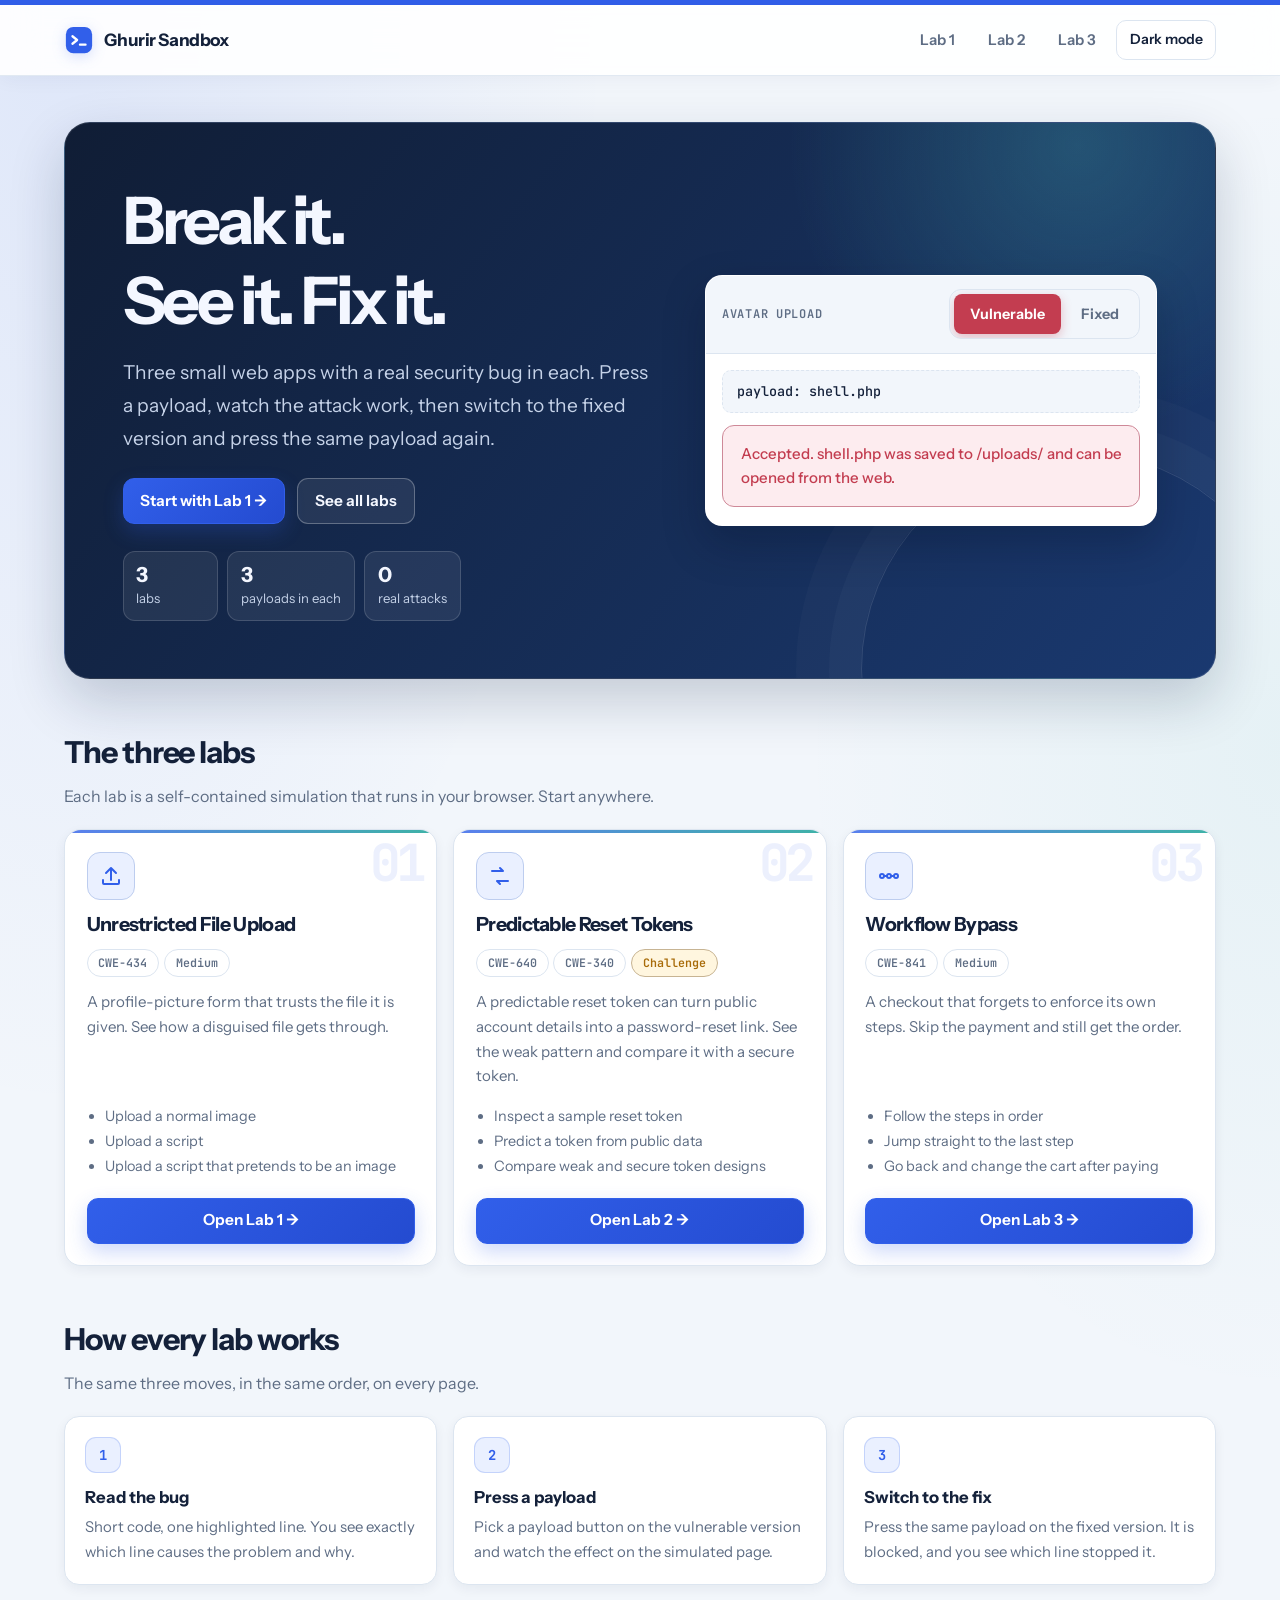
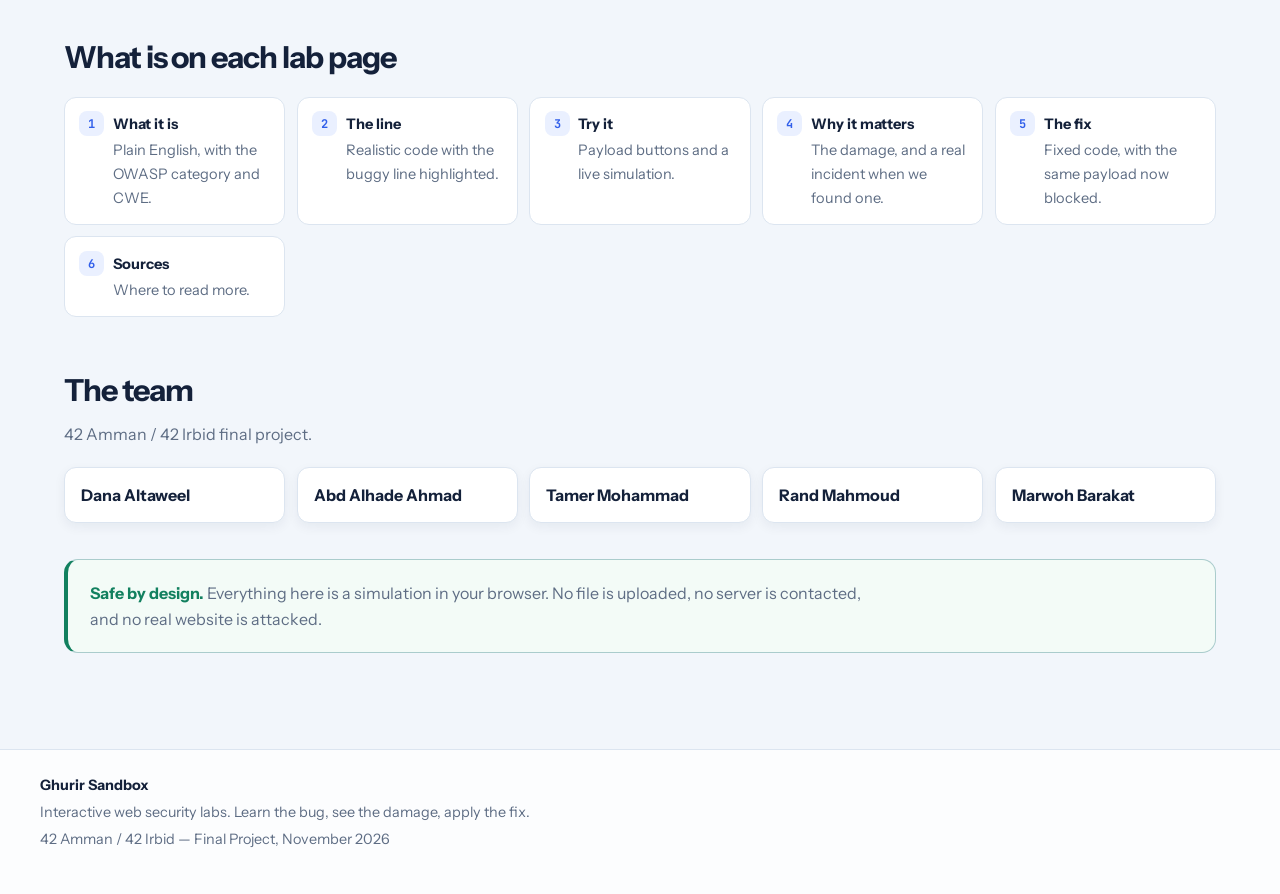
<file: index.html>
<!DOCTYPE html>
<html lang="en">
<head>
<meta charset="UTF-8">
<meta name="viewport" content="width=device-width, initial-scale=1">
<title>Ghurir Sandbox — Interactive Web Security Labs</title>
<meta name="description" content="Three hands-on labs: Unrestricted File Upload, Race Condition and Workflow Bypass. Press a payload, see the bug, switch to the fix.">

<link rel="preconnect" href="https://fonts.googleapis.com">
<link rel="preconnect" href="https://fonts.gstatic.com" crossorigin>
<link rel="stylesheet" href="https://fonts.googleapis.com/css2?family=Instrument+Sans:wght@400;500;600;700&family=JetBrains+Mono:wght@400;500;600&display=swap">
<link rel="stylesheet" href="assets/css/style.css">
</head>

<body>

<header class="nav">
  <div class="nav-in">
    <a class="brand" href="index.html" aria-label="Ghurir Sandbox home">
      <svg viewBox="0 0 32 32" fill="none" aria-hidden="true">
        <rect x="2" y="2" width="28" height="28" rx="8" fill="var(--accent)"/>
        <path d="M9 12l5 4-5 4M17 21h6" stroke="var(--accent-ink)" stroke-width="2.4" stroke-linecap="round" stroke-linejoin="round"/>
      </svg>
      Ghurir Sandbox
    </a>
    <a class="link" href="lab1.html">Lab 1</a>
    <a class="link" href="lab2.html">Lab 2</a>
    <a class="link" href="lab3.html">Lab 3</a>
    <button type="button" id="theme-toggle" class="theme-toggle" aria-label="Switch colour theme">Dark mode</button>
  </div>
</header>

<main class="wrap">

  <!-- HERO -->
  <section class="home-hero">
    <div>
      <h1>Break it. See it. Fix it.</h1>
      <p class="lead">
        Three small web apps with a real security bug in each.
        Press a payload, watch the attack work, then switch to the fixed
        version and press the same payload again.
      </p>

      <div class="hero-actions">
        <a class="btn primary" href="lab1.html">Start with Lab 1 →</a>
        <a class="btn" href="#labs">See all labs</a>
      </div>

      <div class="hero-meta">
        <div><strong>3</strong>labs</div>
        <div><strong>3</strong>payloads in each</div>
        <div><strong>0</strong>real attacks</div>
      </div>
    </div>

    <!-- Tiny live preview of the idea behind every lab -->
    <div class="mini-demo" aria-label="Preview of a lab">
      <div class="mini-demo-top">
        <span>avatar upload</span>
        <div class="switch" role="group" aria-label="Preview version">
          <button type="button" data-demo-mode="vulnerable" aria-pressed="true" data-mode="vulnerable" class="active">Vulnerable</button>
          <button type="button" data-demo-mode="fixed" aria-pressed="false" data-mode="fixed">Fixed</button>
        </div>
      </div>
      <div class="mini-demo-body">
        <div class="mini-payload">payload: shell.php</div>
        <div id="demo-result" class="result" aria-live="polite"></div>
      </div>
    </div>
  </section>

  <!-- LABS -->
  <section id="labs">
    <div class="section-head">
      <h2>The three labs</h2>
      <p>Each lab is a self-contained simulation that runs in your browser. Start anywhere.</p>
    </div>

    <div class="lab-grid">

      <article class="card lab-card">
        <div class="icon" aria-hidden="true">
          <svg viewBox="0 0 24 24" fill="none" stroke="currentColor" stroke-width="2" stroke-linecap="round" stroke-linejoin="round">
            <path d="M12 16V4M7 9l5-5 5 5"/><path d="M4 16v3a1 1 0 001 1h14a1 1 0 001-1v-3"/>
          </svg>
        </div>
        <h2>Unrestricted File Upload</h2>
        <div class="meta">
          <span class="tag">CWE-434</span>
          <span class="tag">Medium</span>
        </div>
        <p>A profile-picture form that trusts the file it is given. See how a disguised file gets through.</p>
        <ul>
          <li>Upload a normal image</li>
          <li>Upload a script</li>
          <li>Upload a script that pretends to be an image</li>
        </ul>
        <a class="btn primary" href="lab1.html">Open Lab 1 →</a>
      </article>

      <article class="card lab-card">
        <div class="icon" aria-hidden="true">
          <svg viewBox="0 0 24 24" fill="none" stroke="currentColor" stroke-width="2" stroke-linecap="round" stroke-linejoin="round">
            <path d="M4 7h11l-3-3M20 17H9l3 3"/>
          </svg>
        </div>
        <h2>Predictable Reset Tokens</h2>
        <div class="meta">
          <span class="tag">CWE-640</span><span class="tag">CWE-340</span>
          <span class="tag hard">Challenge</span>
        </div>
        <p>A predictable reset token can turn public account details into a password-reset link. See the weak pattern and compare it with a secure token.</p>
        <ul>
          <li>Inspect a sample reset token</li>
          <li>Predict a token from public data</li>
          <li>Compare weak and secure token designs</li>
        </ul>
        <a class="btn primary" href="lab2.html">Open Lab 2 →</a>
      </article>

      <article class="card lab-card">
        <div class="icon" aria-hidden="true">
          <svg viewBox="0 0 24 24" fill="none" stroke="currentColor" stroke-width="2" stroke-linecap="round" stroke-linejoin="round">
            <circle cx="5" cy="12" r="2"/><circle cx="12" cy="12" r="2"/><circle cx="19" cy="12" r="2"/>
            <path d="M7 12h3M14 12h3"/>
          </svg>
        </div>
        <h2>Workflow Bypass</h2>
        <div class="meta">
          <span class="tag">CWE-841</span>
          <span class="tag">Medium</span>
        </div>
        <p>A checkout that forgets to enforce its own steps. Skip the payment and still get the order.</p>
        <ul>
          <li>Follow the steps in order</li>
          <li>Jump straight to the last step</li>
          <li>Go back and change the cart after paying</li>
        </ul>
        <a class="btn primary" href="lab3.html">Open Lab 3 →</a>
      </article>

    </div>
  </section>

  <!-- HOW IT WORKS -->
  <section id="how-it-works">
    <div class="section-head">
      <h2>How every lab works</h2>
      <p>The same three moves, in the same order, on every page.</p>
    </div>

    <div class="how-grid">
      <article class="how-card">
        <span class="how-number">1</span>
        <h3>Read the bug</h3>
        <p>Short code, one highlighted line. You see exactly which line causes the problem and why.</p>
      </article>
      <article class="how-card">
        <span class="how-number">2</span>
        <h3>Press a payload</h3>
        <p>Pick a payload button on the vulnerable version and watch the effect on the simulated page.</p>
      </article>
      <article class="how-card">
        <span class="how-number">3</span>
        <h3>Switch to the fix</h3>
        <p>Press the same payload on the fixed version. It is blocked, and you see which line stopped it.</p>
      </article>
    </div>
  </section>

  <!-- ANATOMY OF A LAB -->
  <section>
    <div class="section-head">
      <h2>What is on each lab page</h2>
    </div>

    <ol class="anatomy">
      <li><strong>What it is</strong>Plain English, with the OWASP category and CWE.</li>
      <li><strong>The line</strong>Realistic code with the buggy line highlighted.</li>
      <li><strong>Try it</strong>Payload buttons and a live simulation.</li>
      <li><strong>Why it matters</strong>The damage, and a real incident when we found one.</li>
      <li><strong>The fix</strong>Fixed code, with the same payload now blocked.</li>
      <li><strong>Sources</strong>Where to read more.</li>
    </ol>
  </section>

  <!-- TEAM -->
  <section>
    <div class="section-head">
      <h2>The team</h2>
      <p>42 Amman / 42 Irbid final project.</p>
    </div>

    <div class="team">
      <div class="member"><strong>Dana Altaweel</strong></div>
      <div class="member"><strong>Abd Alhade Ahmad</strong></div>
      <div class="member"><strong>Tamer Mohammad</strong></div>
      <div class="member"><strong>Rand Mahmoud</strong></div>
      <div class="member"><strong>Marwoh Barakat</strong></div>
    </div>
  </section>

  <section class="home-note">
    <p>
      <strong>Safe by design.</strong>
      Everything here is a simulation in your browser. No file is uploaded,
      no server is contacted, and no real website is attacked.
    </p>
  </section>

</main>

<footer>
  <strong>Ghurir Sandbox</strong>
  <p>Interactive web security labs. Learn the bug, see the damage, apply the fix.</p>
  <p>42 Amman / 42 Irbid — Final Project, November 2026</p>
</footer>

<script src="assets/js/common.js"></script>
<script src="assets/js/home.js"></script>
</body>
</html>
</file>
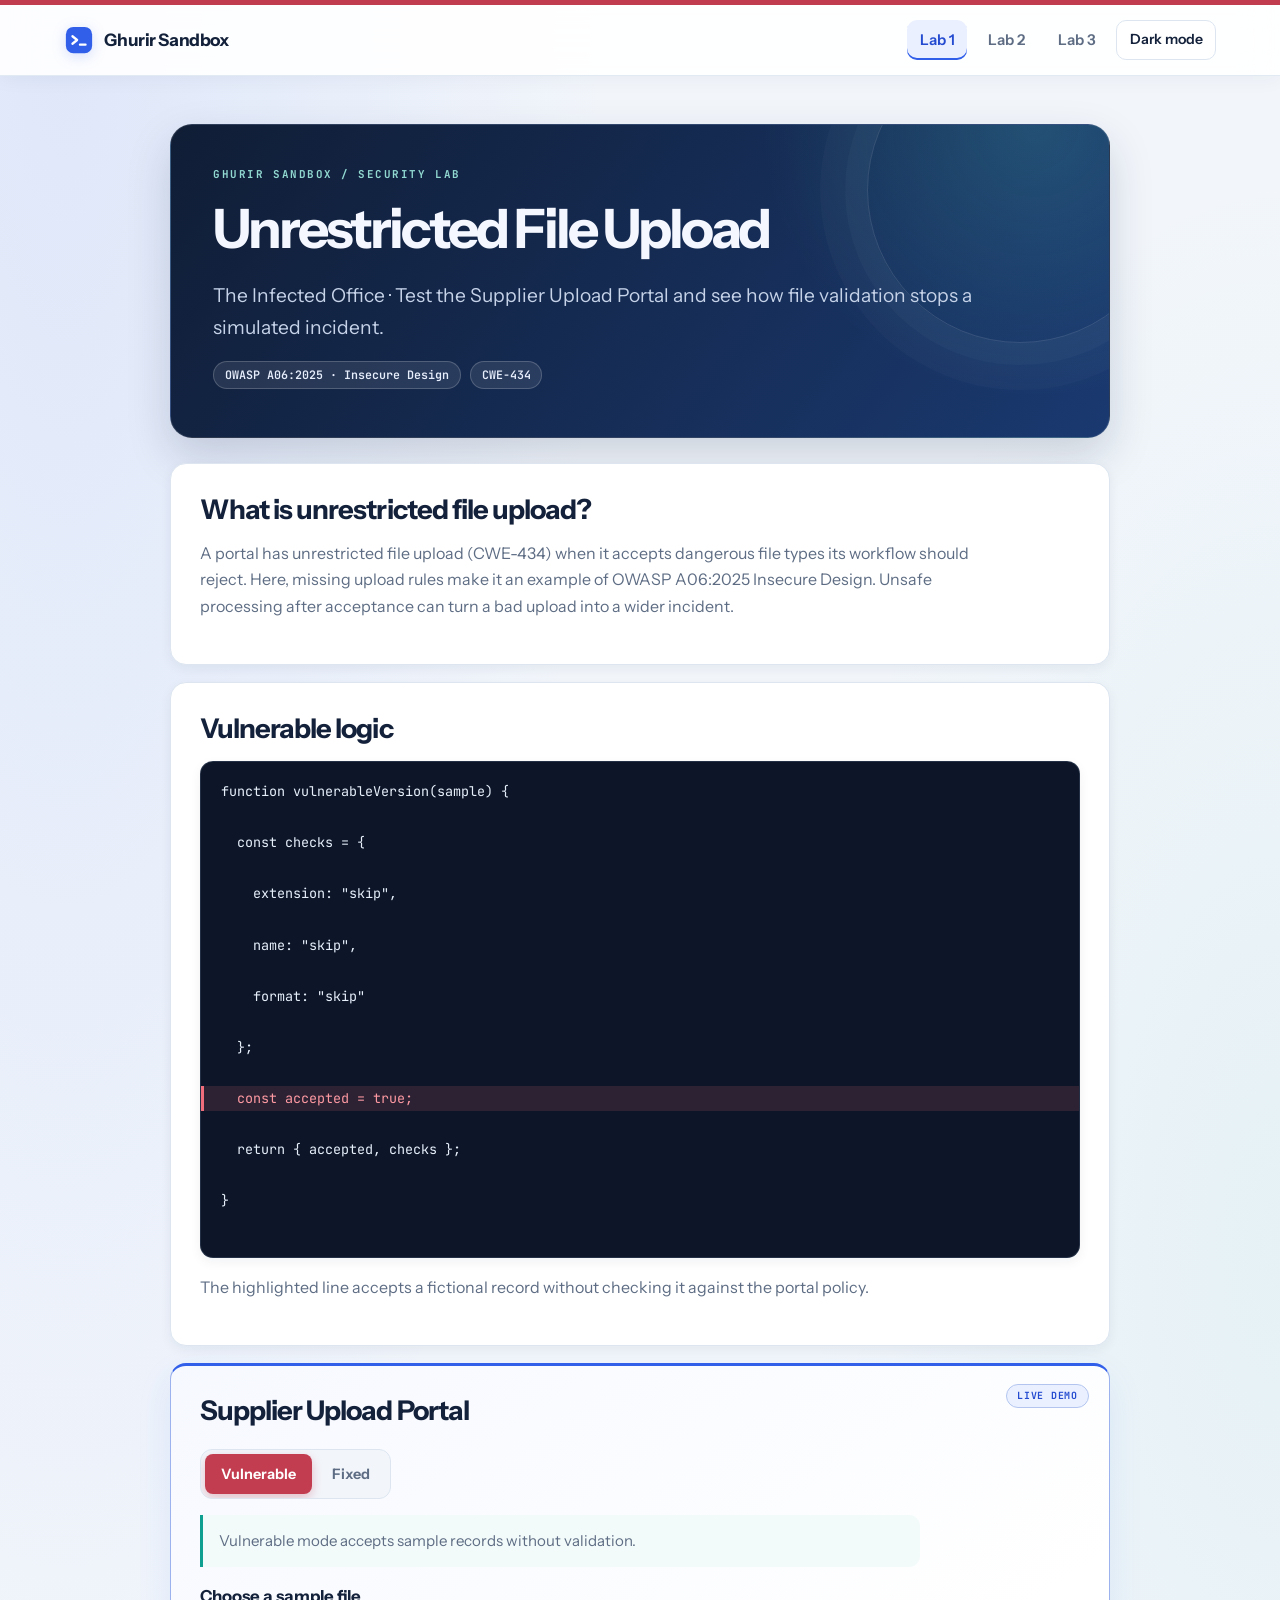
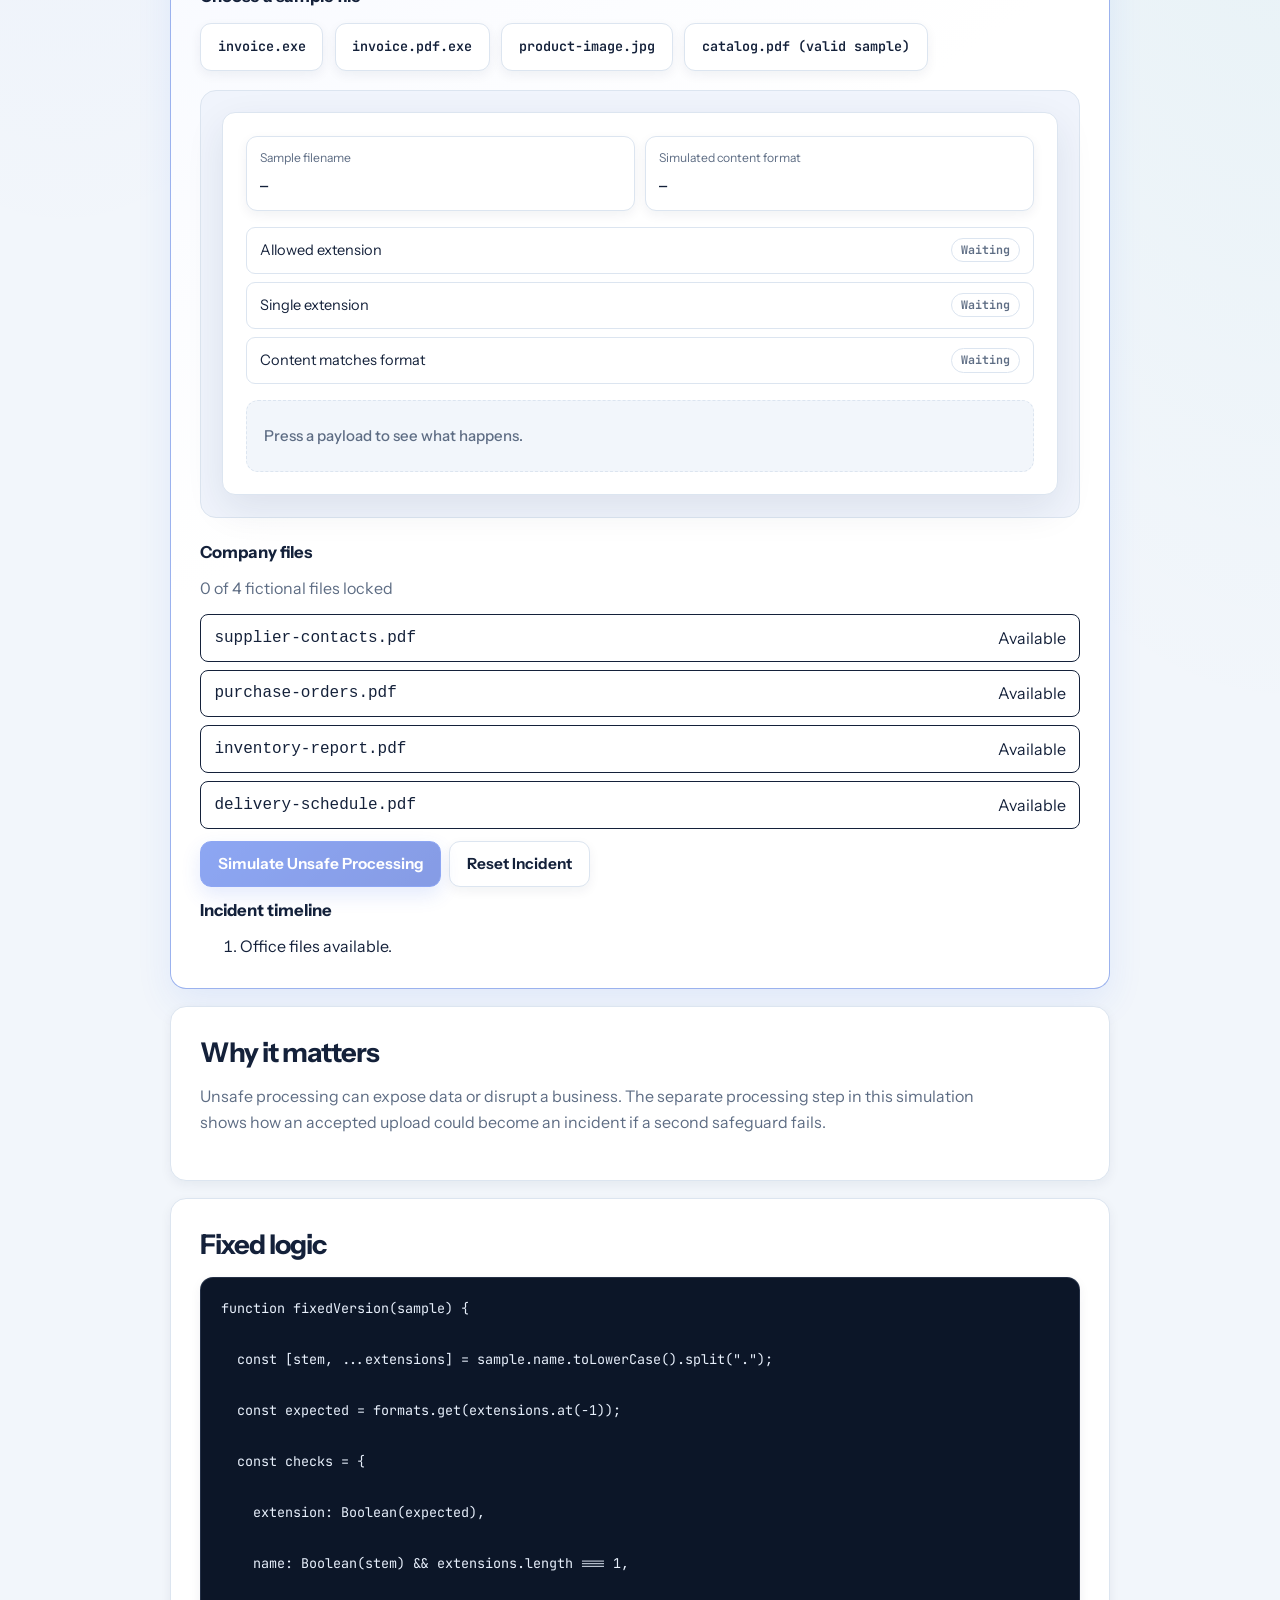
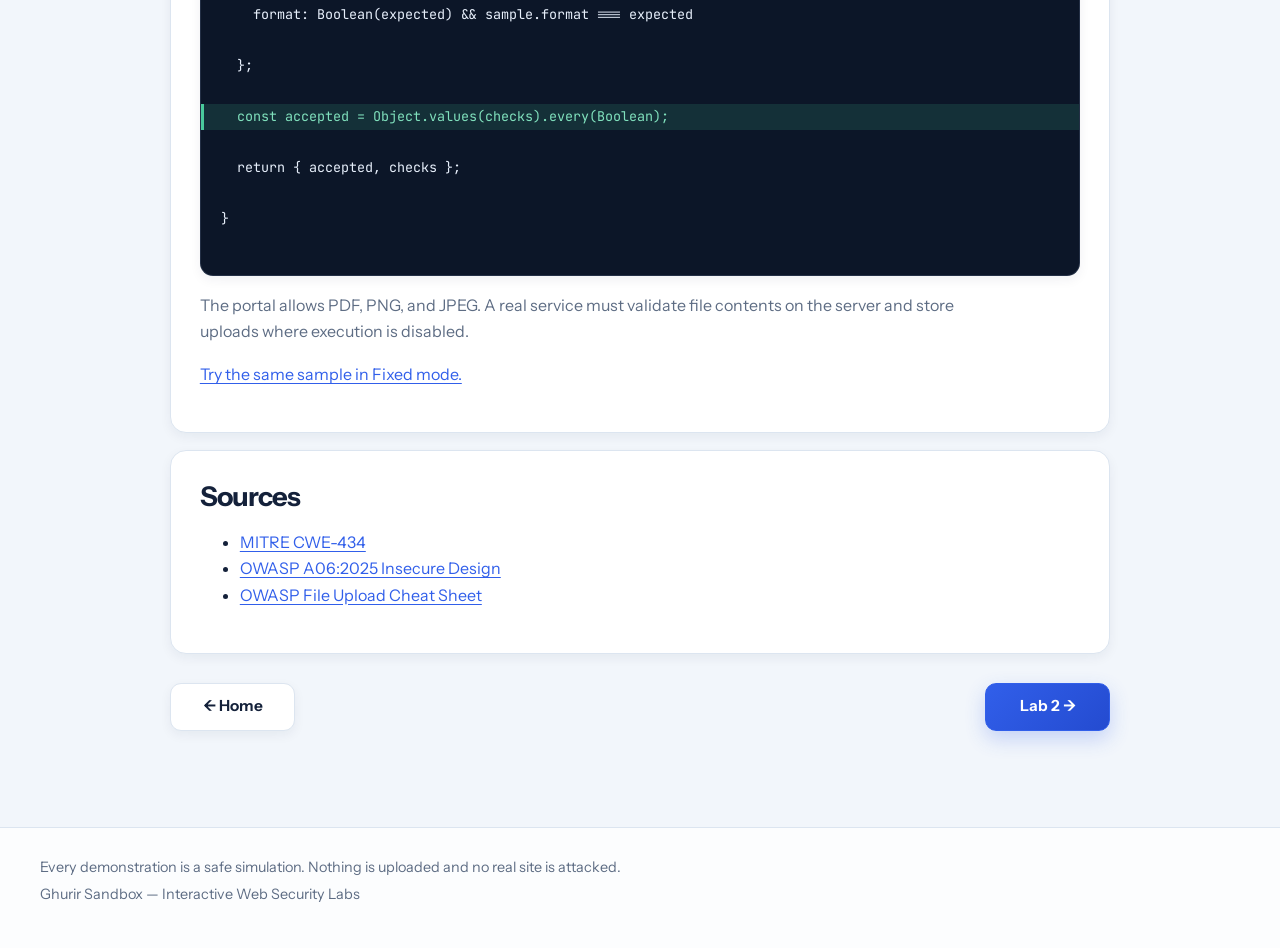
<file: lab1.html>
<!DOCTYPE html>
<html lang="en">
<head>
<meta charset="UTF-8">
<meta name="viewport" content="width=device-width, initial-scale=1">
<title>Lab 1 — Unrestricted File Upload | Ghurir Sandbox</title>

<link rel="preconnect" href="https://fonts.googleapis.com">
<link rel="preconnect" href="https://fonts.gstatic.com" crossorigin>
<link rel="stylesheet" href="https://fonts.googleapis.com/css2?family=Instrument+Sans:wght@400;500;600;700&family=JetBrains+Mono:wght@400;500;600&display=swap">
<link rel="stylesheet" href="assets/css/style.css">
<!-- Lab-only styles live here so teammates do not collide in git -->
<link rel="stylesheet" href="assets/css/lab1.css">
</head>

<body data-mode="vulnerable">

<header class="nav">
  <div class="nav-in">
    <a class="brand" href="index.html" aria-label="Ghurir Sandbox home">
      <svg viewBox="0 0 32 32" fill="none" aria-hidden="true">
        <rect x="2" y="2" width="28" height="28" rx="8" fill="var(--accent)"/>
        <path d="M9 12l5 4-5 4M17 21h6" stroke="var(--accent-ink)" stroke-width="2.4" stroke-linecap="round" stroke-linejoin="round"/>
      </svg>
      Ghurir Sandbox
    </a>
    <a class="link" href="lab1.html" aria-current="page">Lab 1</a>
    <a class="link" href="lab2.html">Lab 2</a>
    <a class="link" href="lab3.html">Lab 3</a>
    <button type="button" id="theme-toggle" class="theme-toggle" aria-label="Switch colour theme">Dark mode</button>
  </div>
</header>

<main class="wrap">
<div class="col">


  <div class="lab-head">
    <h1>Unrestricted File Upload</h1>
    <p class="lead">The Infected Office · Test the Supplier Upload Portal and see how file validation stops a simulated incident.</p>
    <span class="tag">OWASP A06:2025 · Insecure Design</span>
    <span class="tag">CWE-434</span>
  </div>

  <section class="sec" id="what">
    <h2>What is unrestricted file upload?</h2>
    <p>A portal has unrestricted file upload (CWE-434) when it accepts dangerous file types its workflow should reject. Here, missing upload rules make it an example of OWASP A06:2025 Insecure Design. Unsafe processing after acceptance can turn a bad upload into a wider incident.</p>
  </section>

  <section class="sec" id="line">
    <h2>Vulnerable logic</h2>
    <pre class="code" id="vulnerable-code"></pre>
    <p>The highlighted line accepts a fictional record without checking it against the portal policy.</p>
  </section>

  <section class="sec try" id="try">
    <h2>Supplier Upload Portal</h2>
    <div class="switch" role="group" aria-label="Upload policy">
      <button type="button" data-mode="vulnerable" aria-pressed="true">Vulnerable</button>
      <button type="button" data-mode="fixed" aria-pressed="false">Fixed</button>
    </div>
    <p class="why" id="mode-description"></p>

    <h3>Choose a sample file</h3>
    <div class="payloads">
      <button type="button" class="btn" data-payload="executable" aria-pressed="false">invoice.exe</button>
      <button type="button" class="btn" data-payload="doubleExtension" aria-pressed="false">invoice.pdf.exe</button>
      <button type="button" class="btn" data-payload="mismatch" aria-pressed="false">product-image.jpg</button>
      <button type="button" class="btn" data-payload="valid" aria-pressed="false">catalog.pdf (valid sample)</button>
    </div>
    <div class="simulation">
      <div class="sim-browser">
        <div class="sim-browser-content">
          <div class="file-card">
            <div><small>Sample filename</small><code id="up-filename">—</code></div>
            <div><small>Simulated content format</small><code id="up-format">—</code></div>
          </div>
          <ul class="checks">
            <li>Allowed extension <span class="pill" id="check-extension">Waiting</span></li>
            <li>Single extension <span class="pill" id="check-name">Waiting</span></li>
            <li>Content matches format <span class="pill" id="check-format">Waiting</span></li>
          </ul>
          <div id="result" class="result" role="status"></div>
        </div>
      </div>
    </div>

    <div class="office-panel">
      <h3>Company files</h3>
      <p id="incident-count" role="status"></p>
      <ul id="office-files" class="office-files">
        <li><code>supplier-contacts.pdf</code><span>Available</span></li>
        <li><code>purchase-orders.pdf</code><span>Available</span></li>
        <li><code>inventory-report.pdf</code><span>Available</span></li>
        <li><code>delivery-schedule.pdf</code><span>Available</span></li>
      </ul>
      <div class="office-actions">
        <button type="button" class="btn primary" id="simulate-processing" disabled>Simulate Unsafe Processing</button>
        <button type="button" class="btn" id="reset-incident">Reset Incident</button>
      </div>
      <div class="incident-warning" id="incident-warning" hidden>
        <strong>SIMULATED RANSOMWARE INCIDENT</strong>
        <p>Fictional ransom note: “Your office documents are locked. Contact the fictional sender to recover access.”</p>
      </div>
      <h3>Incident timeline</h3>
      <ol id="incident-timeline"></ol>
    </div>
  </section>

  <section class="sec" id="why">
    <h2>Why it matters</h2>
    <p>Unsafe processing can expose data or disrupt a business. The separate processing step in this simulation shows how an accepted upload could become an incident if a second safeguard fails.</p>
  </section>

  <section class="sec" id="fix">
    <h2>Fixed logic</h2>
    <pre class="code" id="fixed-code"></pre>
    <p>The portal allows PDF, PNG, and JPEG. A real service must validate file contents on the server and store uploads where execution is disabled.</p>
    <p><a href="#try">Try the same sample in Fixed mode.</a></p>
  </section>

  <section class="sec" id="sources">
    <h2>Sources</h2>
    <ul>
      <li><a href="https://cwe.mitre.org/data/definitions/434.html">MITRE CWE-434</a></li>
      <li><a href="https://top10.owasp.org/2025/A06_2025-Insecure_Design/">OWASP A06:2025 Insecure Design</a></li>
      <li><a href="https://cheatsheetseries.owasp.org/cheatsheets/File_Upload_Cheat_Sheet.html">OWASP File Upload Cheat Sheet</a></li>
    </ul>
  </section>

  <nav class="lab-pager" aria-label="Lab navigation">
    <a class="btn" href="index.html">← Home</a>
    <a class="btn primary" href="lab2.html">Lab 2 →</a>
  </nav>

</div>
</main>

<footer>
  <p>Every demonstration is a safe simulation. Nothing is uploaded and no real site is attacked.</p>
  <p>Ghurir Sandbox — Interactive Web Security Labs</p>
</footer>

<script src="assets/js/common.js"></script>
<script src="assets/js/lab1.js"></script>
</body>
</html>
</file>
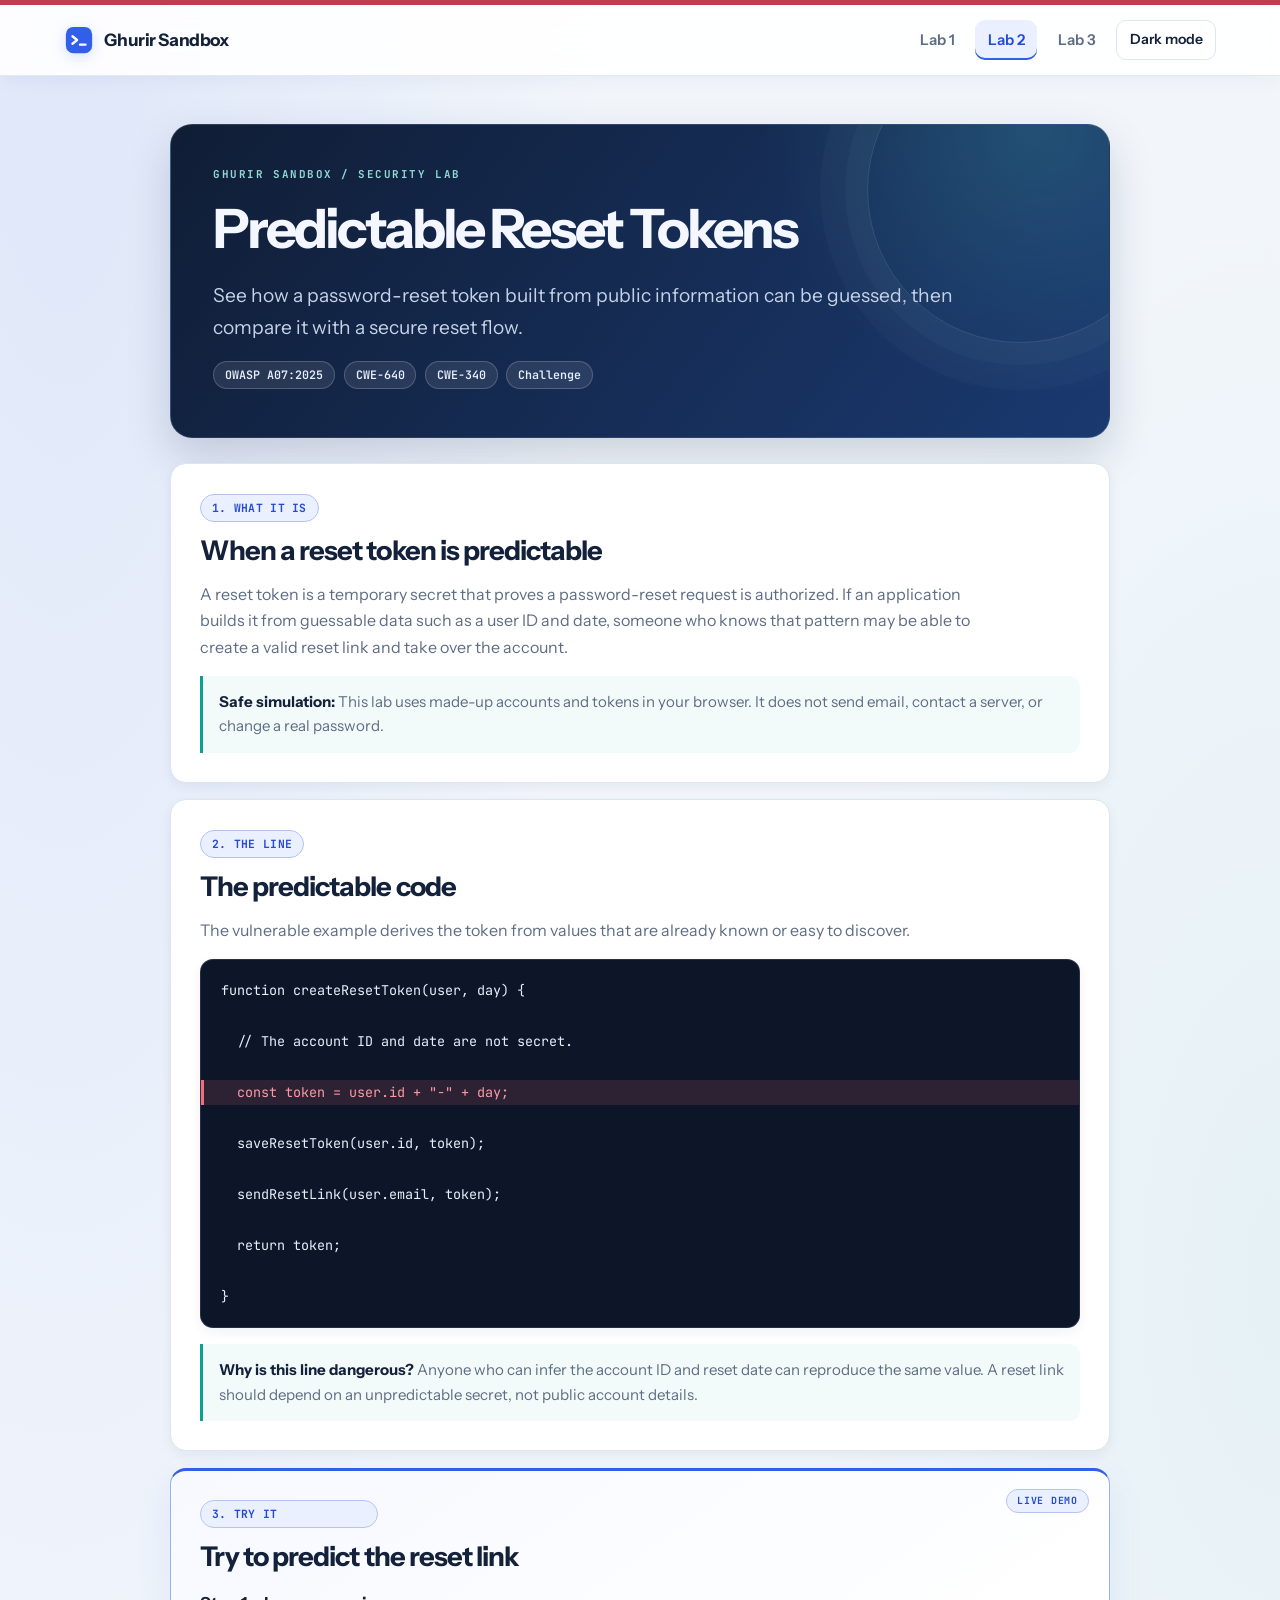
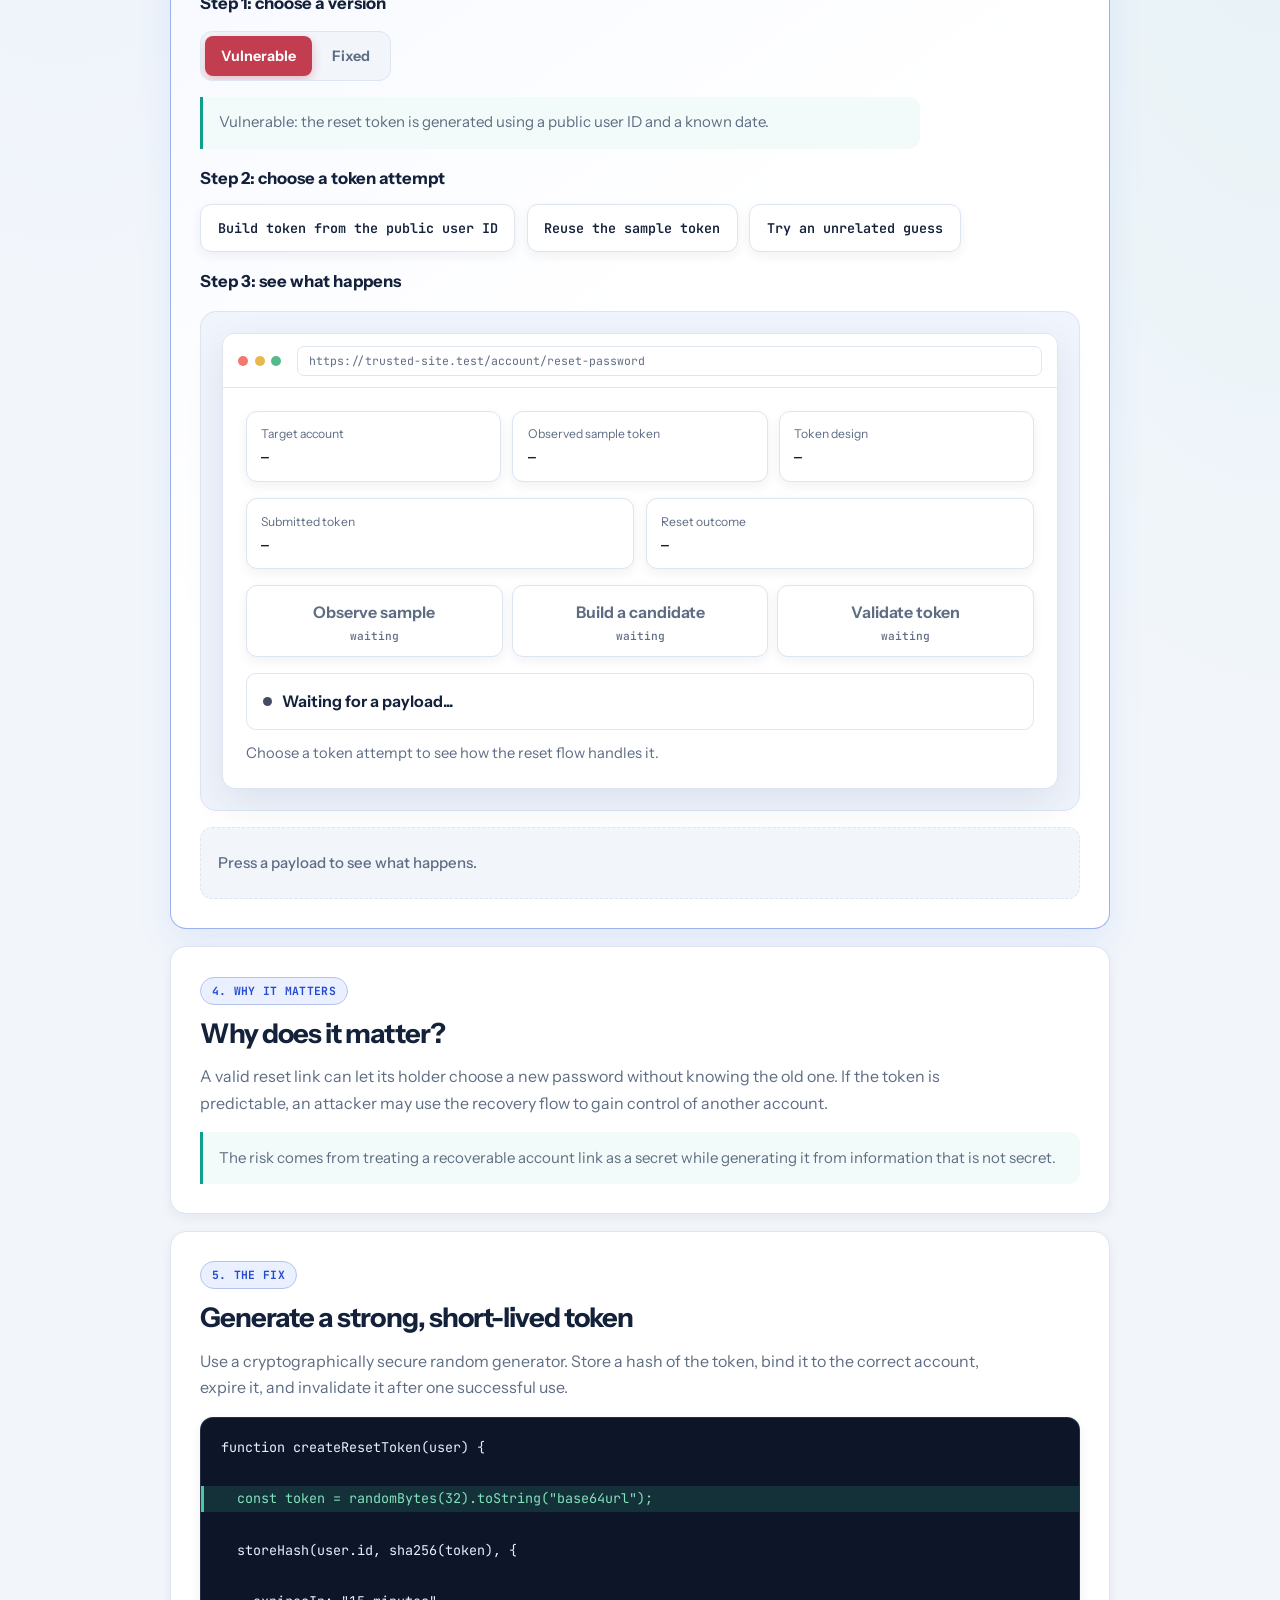
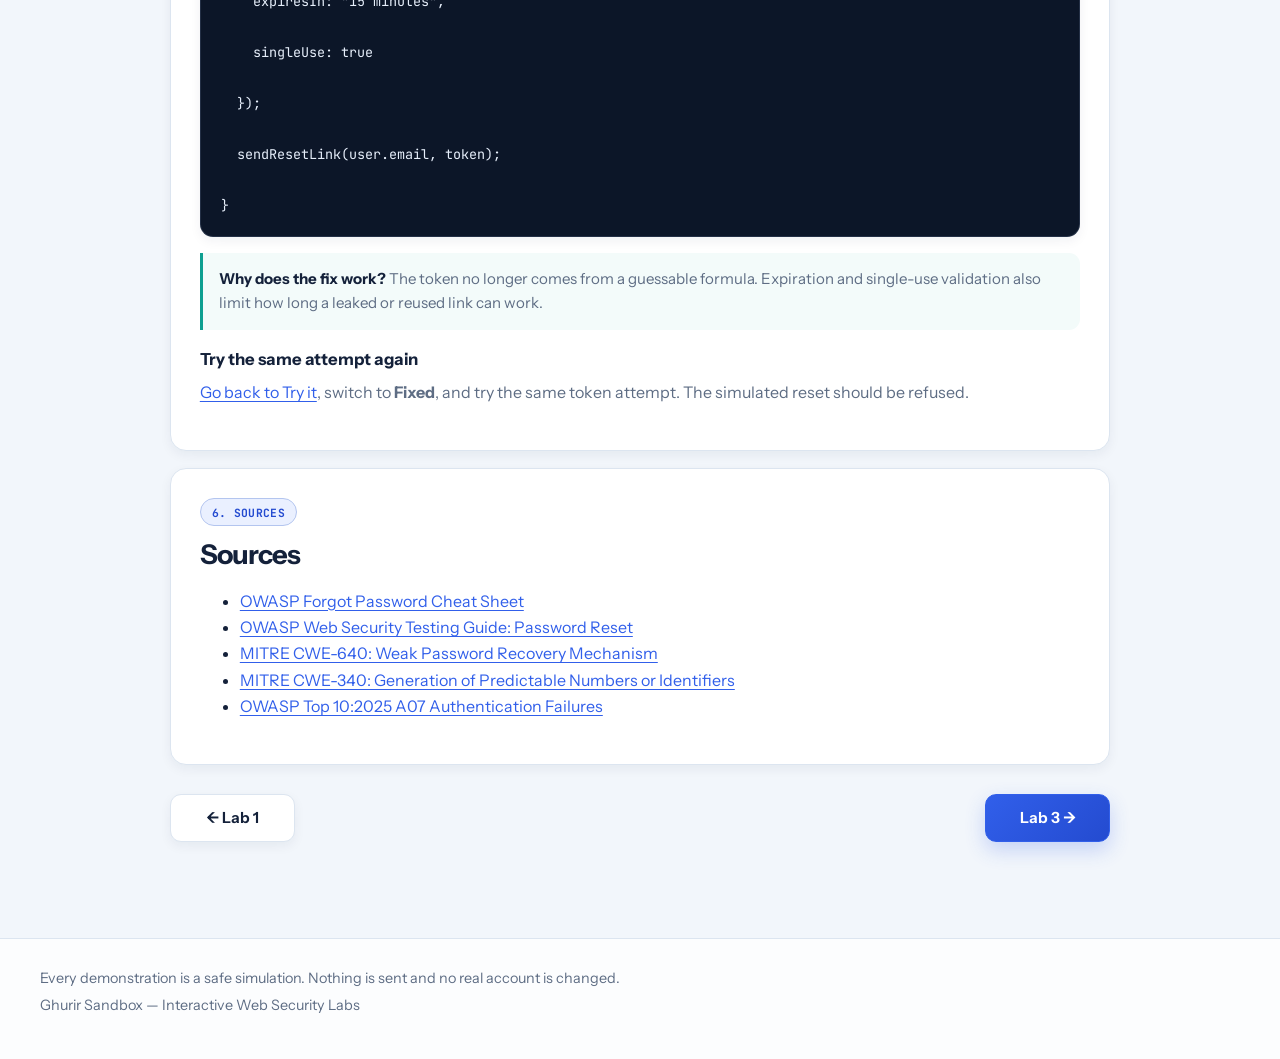
<file: lab2.html>
<!DOCTYPE html>
<html lang="en">

<head>
<meta charset="UTF-8">
<meta name="viewport" content="width=device-width, initial-scale=1">

<title>Lab 2 — Predictable Reset Tokens | Ghurir Sandbox</title>

<link rel="preconnect" href="https://fonts.googleapis.com">
<link rel="preconnect" href="https://fonts.gstatic.com" crossorigin>

<link
  rel="stylesheet"
  href="https://fonts.googleapis.com/css2?family=Instrument+Sans:wght@400;500;600;700&family=JetBrains+Mono:wght@400;500;600&display=swap"
>

<link rel="stylesheet" href="assets/css/style.css">
<link rel="stylesheet" href="assets/css/lab2.css">

</head>

<body data-mode="vulnerable">

<header class="nav">

  <div class="nav-in">

    <a class="brand" href="index.html" aria-label="Ghurir Sandbox home">

      <svg viewBox="0 0 32 32" fill="none" aria-hidden="true">
        <rect
          x="2"
          y="2"
          width="28"
          height="28"
          rx="8"
          fill="var(--accent)"
        />

        <path
          d="M9 12l5 4-5 4M17 21h6"
          stroke="var(--accent-ink)"
          stroke-width="2.4"
          stroke-linecap="round"
          stroke-linejoin="round"
        />
      </svg>

      Ghurir Sandbox

    </a>

    <a class="link" href="lab1.html">Lab 1</a>

    <a class="link" href="lab2.html" aria-current="page">Lab 2</a>

    <a class="link" href="lab3.html">Lab 3</a>

    <button
      type="button"
      id="theme-toggle"
      class="theme-toggle"
      aria-label="Switch colour theme"
    >
      Dark mode
    </button>

  </div>

</header>


<main class="wrap">

<div class="col">

  <!-- LAB HEADER -->

  <div class="lab-head">

    <h1>Predictable Reset Tokens</h1>

    <p class="lead">
      See how a password-reset token built from public information
      can be guessed, then compare it with a secure reset flow.
    </p>

    <span class="tag">OWASP A07:2025</span>
    <span class="tag">CWE-640</span>
    <span class="tag">CWE-340</span>
    <span class="tag hard">Challenge</span>

  </div>


  <!-- SECTION 1: WHAT IT IS -->

  <section class="sec" id="what">

    <span class="sec-n">1. What it is</span>

    <h2>When a reset token is predictable</h2>

    <p>
      A reset token is a temporary secret that proves a password-reset
      request is authorized. If an application builds it from guessable
      data such as a user ID and date, someone who knows that pattern
      may be able to create a valid reset link and take over the account.
    </p>

    <div class="why">

      <strong>Safe simulation:</strong>

      This lab uses made-up accounts and tokens in your browser.
      It does not send email, contact a server, or change a real password.

    </div>

  </section>


  <!-- SECTION 2: THE VULNERABLE CODE -->

  <section class="sec" id="line">

    <span class="sec-n">2. The line</span>

    <h2>The predictable code</h2>

    <p>
      The vulnerable example derives the token from values that are
      already known or easy to discover.
    </p>

    <pre class="code"><span class="ln">function createResetToken(user, day) {</span>
<span class="ln">  // The account ID and date are not secret.</span>
<span class="ln bad">  const token = user.id + "-" + day;</span>
<span class="ln">  saveResetToken(user.id, token);</span>
<span class="ln">  sendResetLink(user.email, token);</span>
<span class="ln">  return token;</span>
<span class="ln">}</span></pre>

    <div class="why">

      <strong>Why is this line dangerous?</strong>

      Anyone who can infer the account ID and reset date can reproduce
      the same value. A reset link should depend on an unpredictable
      secret, not public account details.

    </div>

  </section>


  <!-- SECTION 3: INTERACTIVE SIMULATION -->

  <section class="sec try" id="try">

    <span class="sec-n">3. Try it</span>

    <h2>Try to predict the reset link</h2>


    <h3>Step 1: choose a version</h3>

    <div
      class="switch"
      role="group"
      aria-label="Code version"
    >

      <button
        type="button"
        data-mode="vulnerable"
        class="active"
        aria-pressed="true"
      >
        Vulnerable
      </button>

      <button
        type="button"
        data-mode="fixed"
        aria-pressed="false"
      >
        Fixed
      </button>

    </div>

    <p id="mode-description" class="why"></p>


    <h3>Step 2: choose a token attempt</h3>

    <div class="payloads">

      <button
        type="button"
        class="btn"
        data-payload="predict"
        aria-pressed="false"
      >
        Build token from the public user ID
      </button>

      <button
        type="button"
        class="btn"
        data-payload="replay"
        aria-pressed="false"
      >
        Reuse the sample token
      </button>

      <button
        type="button"
        class="btn"
        data-payload="random"
        aria-pressed="false"
      >
        Try an unrelated guess
      </button>

    </div>


    <h3>Step 3: see what happens</h3>

    <div class="simulation" data-mode="vulnerable">

      <div class="sim-browser">

        <div class="sim-browser-top">

          <span class="sim-dot"></span>
          <span class="sim-dot"></span>
          <span class="sim-dot"></span>

          <div class="sim-address" id="sim-address">
            https://trusted-site.test/account/reset-password
          </div>

        </div>


        <div class="sim-browser-content">

          <div class="state-row">

            <div class="state-box">

              <small>Target account</small>

              <strong id="target-account" class="token-value">—</strong>

            </div>


            <div class="state-box">

              <small>Observed sample token</small>

              <strong id="observed-token" class="token-value">—</strong>

            </div>


            <div class="state-box">

              <small>Token design</small>

              <strong id="token-design" class="token-value">—</strong>

            </div>

          </div>


          <div class="state-row">

            <div class="state-box">

              <small>Submitted token</small>

              <strong id="submitted-token" class="token-value">—</strong>

            </div>


            <div class="state-box">

              <small>Reset outcome</small>

              <strong
                id="reset-outcome"
                class="token-value"
              >
                —
              </strong>

            </div>

          </div>


          <!-- SIMULATION STEPS -->

          <div
            class="stepper"
            id="reset-steps"
            aria-label="Reset token checks"
          >

            <div class="step" data-step="observe">

              Observe sample

              <small>waiting</small>

            </div>


            <div class="step" data-step="predict">

              Build a candidate

              <small>waiting</small>

            </div>


            <div class="step" data-step="validate">

              Validate token

              <small id="validation-label">waiting</small>

            </div>

          </div>


          <!-- STATUS -->

          <div
            class="sim-status"
            id="sim-status"
            aria-live="polite"
          >
            Waiting for a payload...
          </div>


          <!-- EXPLANATION -->

          <p
            class="sim-explanation"
            id="sim-explanation"
          >
            Choose a token attempt to see how the reset flow handles it.
          </p>

        </div>

      </div>

    </div>


    <!-- COMMON RESULT PANEL -->

    <div id="result" class="result" aria-live="polite"></div>

  </section>


  <!-- SECTION 4: WHY IT MATTERS -->

  <section class="sec" id="why">

    <span class="sec-n">4. Why it matters</span>

    <h2>Why does it matter?</h2>

    <p>
      A valid reset link can let its holder choose a new password
      without knowing the old one. If the token is predictable,
      an attacker may use the recovery flow to gain control
      of another account.
    </p>

    <div class="why">

      The risk comes from treating a recoverable account link as a
      secret while generating it from information that is not secret.

    </div>

  </section>


  <!-- SECTION 5: THE FIX -->

  <section class="sec" id="fix">

    <span class="sec-n">5. The fix</span>

    <h2>Generate a strong, short-lived token</h2>

    <p>
      Use a cryptographically secure random generator. Store a hash
      of the token, bind it to the correct account, expire it,
      and invalidate it after one successful use.
    </p>

    <pre class="code"><span class="ln">function createResetToken(user) {</span>
<span class="ln good">  const token = randomBytes(32).toString("base64url");</span>
<span class="ln">  storeHash(user.id, sha256(token), {</span>
<span class="ln">    expiresIn: "15 minutes",</span>
<span class="ln">    singleUse: true</span>
<span class="ln">  });</span>
<span class="ln">  sendResetLink(user.email, token);</span>
<span class="ln">}</span></pre>

    <div class="why">

      <strong>Why does the fix work?</strong>

      The token no longer comes from a guessable formula.
      Expiration and single-use validation also limit how long
      a leaked or reused link can work.

    </div>


    <h3>Try the same attempt again</h3>

    <p>
      <a href="#try">Go back to Try it</a>,
      switch to <strong>Fixed</strong>,
      and try the same token attempt.
      The simulated reset should be refused.
    </p>

  </section>


  <!-- SECTION 6: SOURCES -->

  <section class="sec" id="sources">

    <span class="sec-n">6. Sources</span>

    <h2>Sources</h2>

    <ul>

      <li>
        <a
          href="https://cheatsheetseries.owasp.org/cheatsheets/Forgot_Password_Cheat_Sheet.html"
          target="_blank"
          rel="noopener noreferrer"
        >
          OWASP Forgot Password Cheat Sheet
        </a>
      </li>

      <li>
        <a
          href="https://wstg.owasp.org/latest/4-Web_Application_Security_Testing/04-Authentication/09-Weak_Password_Change_or_Reset_Functionalities/"
          target="_blank"
          rel="noopener noreferrer"
        >
          OWASP Web Security Testing Guide: Password Reset
        </a>
      </li>

      <li>
        <a
          href="https://cwe.mitre.org/data/definitions/640.html"
          target="_blank"
          rel="noopener noreferrer"
        >
          MITRE CWE-640: Weak Password Recovery Mechanism
        </a>
      </li>

      <li>
        <a
          href="https://cwe.mitre.org/data/definitions/340.html"
          target="_blank"
          rel="noopener noreferrer"
        >
          MITRE CWE-340: Generation of Predictable Numbers or Identifiers
        </a>
      </li>

      <li>
        <a
          href="https://top10.owasp.org/2025/A07_2025-Authentication_Failures/"
          target="_blank"
          rel="noopener noreferrer"
        >
          OWASP Top 10:2025 A07 Authentication Failures
        </a>
      </li>

    </ul>

  </section>


  <!-- LAB NAVIGATION -->

  <nav class="lab-pager" aria-label="Lab navigation">

    <a class="btn" href="lab1.html">← Lab 1</a>

    <a class="btn primary" href="lab3.html">Lab 3 →</a>

  </nav>

</div>

</main>


<!-- FOOTER -->

<footer>

  <p>
    Every demonstration is a safe simulation.
    Nothing is sent and no real account is changed.
  </p>

  <p>
    Ghurir Sandbox — Interactive Web Security Labs
  </p>

</footer>


<!-- SCRIPTS -->

<script src="assets/js/common.js"></script>
<script src="assets/js/lab2.js"></script>

</body>
</html>
</file>
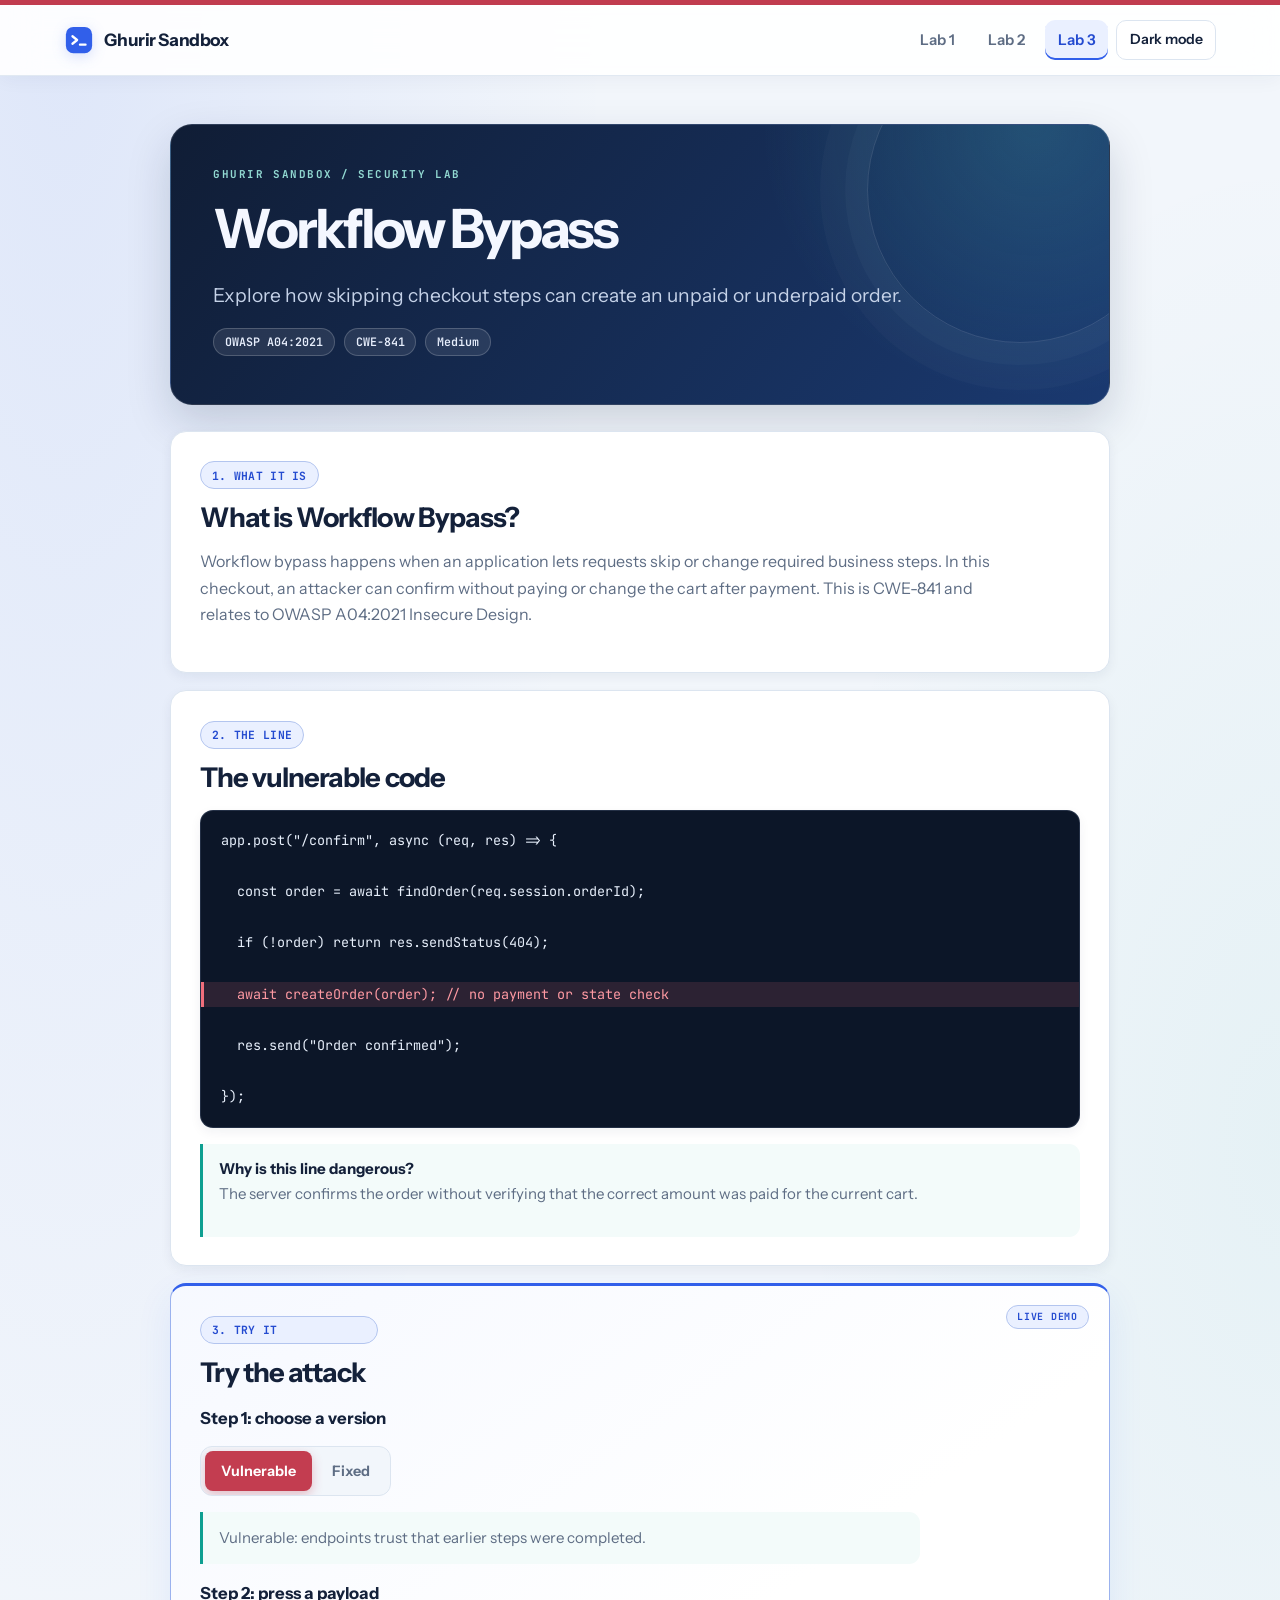
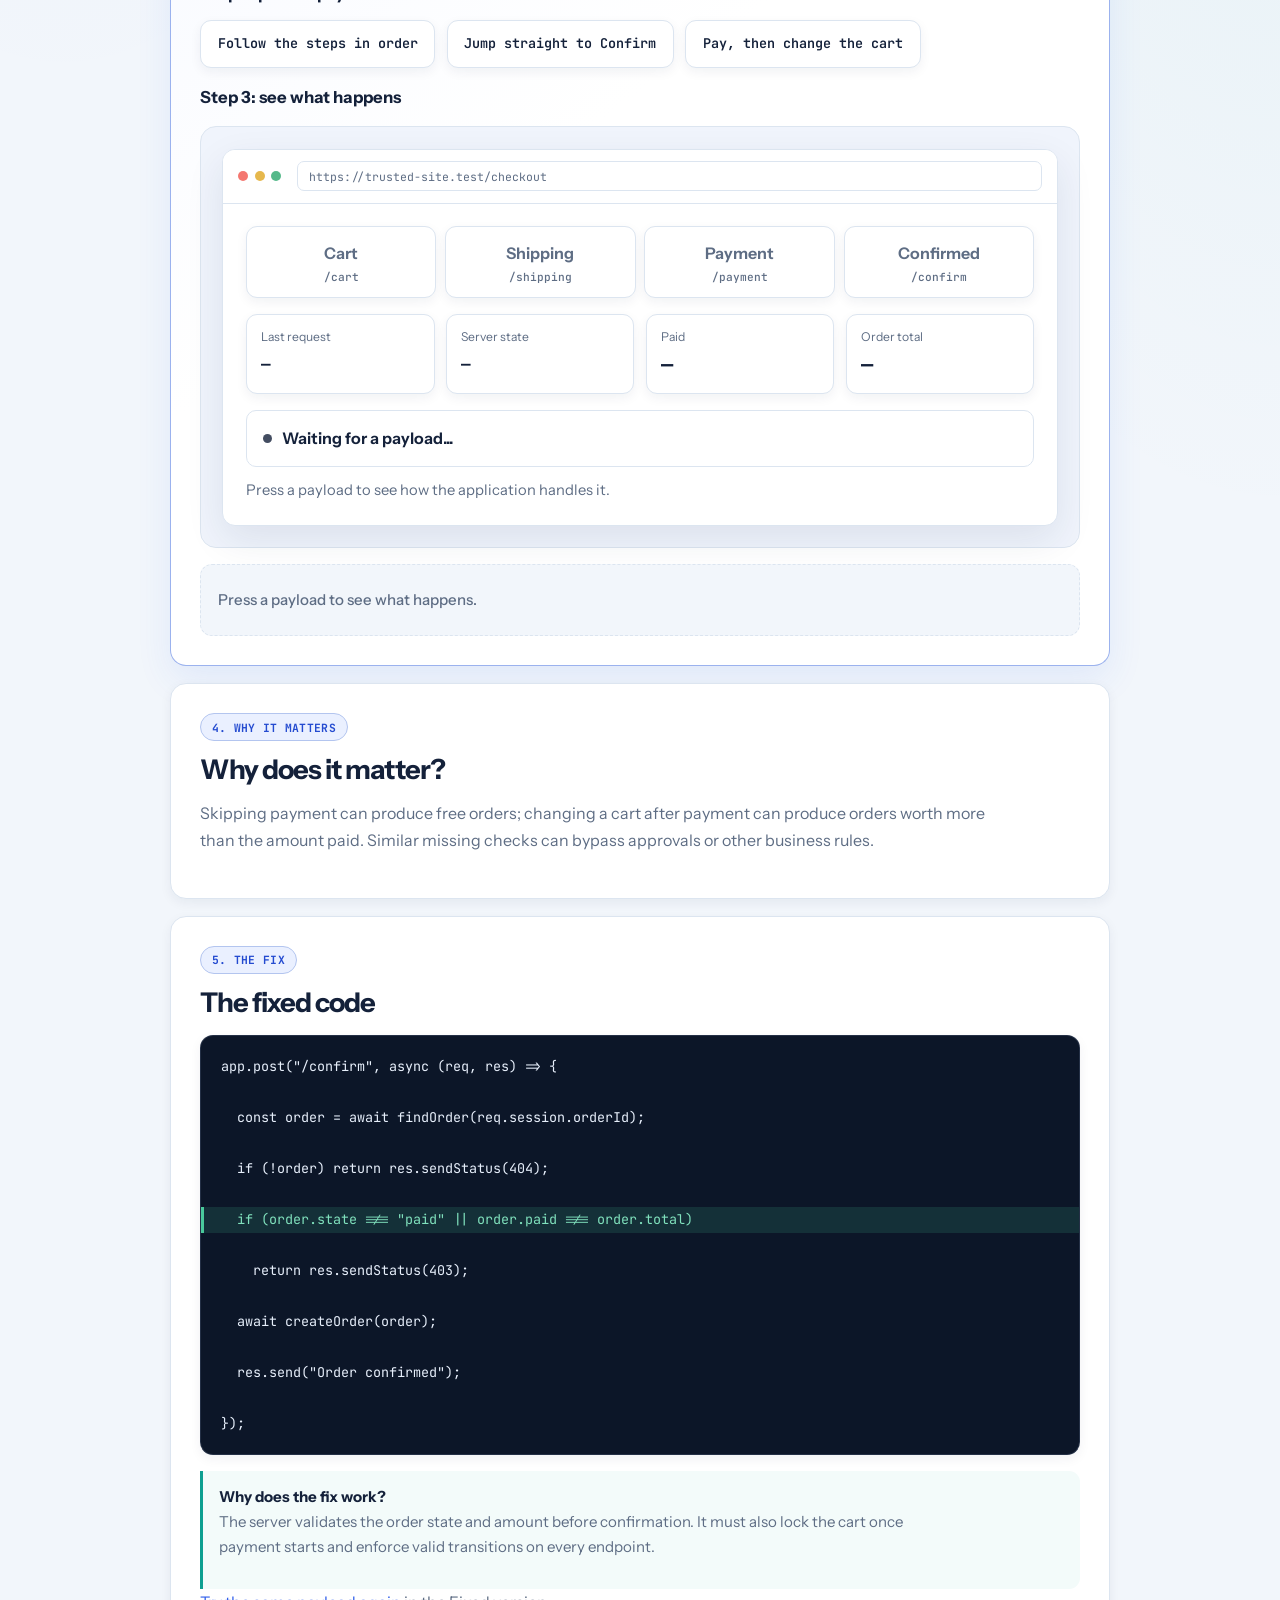
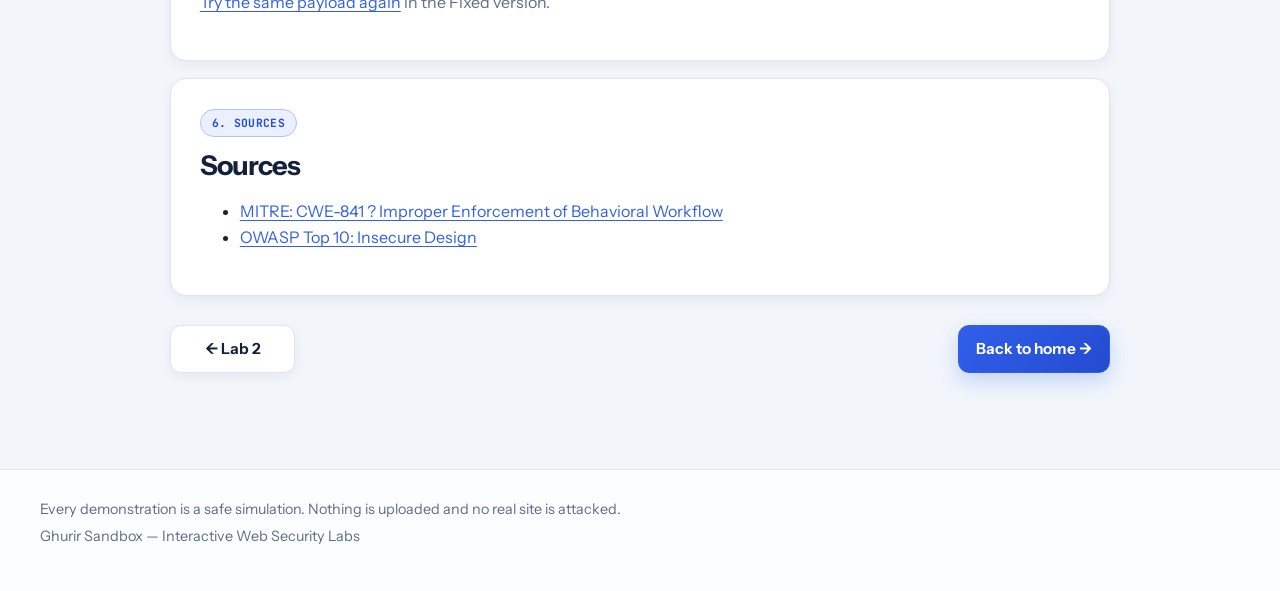
<file: lab3.html>
<!DOCTYPE html>
<html lang="en">
<head>
<meta charset="UTF-8">
<meta name="viewport" content="width=device-width, initial-scale=1">
<title>Lab 3 — Workflow Bypass | Ghurir Sandbox</title>

<link rel="preconnect" href="https://fonts.googleapis.com">
<link rel="preconnect" href="https://fonts.gstatic.com" crossorigin>
<link rel="stylesheet" href="https://fonts.googleapis.com/css2?family=Instrument+Sans:wght@400;500;600;700&family=JetBrains+Mono:wght@400;500;600&display=swap">
<link rel="stylesheet" href="assets/css/style.css">
<!-- Lab-only styles live here so teammates do not collide in git -->
<link rel="stylesheet" href="assets/css/lab3.css">
</head>

<body data-mode="vulnerable">

<header class="nav">
  <div class="nav-in">
    <a class="brand" href="index.html" aria-label="Ghurir Sandbox home">
      <svg viewBox="0 0 32 32" fill="none" aria-hidden="true">
        <rect x="2" y="2" width="28" height="28" rx="8" fill="var(--accent)"/>
        <path d="M9 12l5 4-5 4M17 21h6" stroke="var(--accent-ink)" stroke-width="2.4" stroke-linecap="round" stroke-linejoin="round"/>
      </svg>
      Ghurir Sandbox
    </a>
    <a class="link" href="lab1.html">Lab 1</a>
    <a class="link" href="lab2.html">Lab 2</a>
    <a class="link" href="lab3.html" aria-current="page">Lab 3</a>
    <button type="button" id="theme-toggle" class="theme-toggle" aria-label="Switch colour theme">Dark mode</button>
  </div>
</header>

<main class="wrap">
<div class="col">

  <div class="lab-head">
    <h1>Workflow Bypass</h1>
    <p class="lead">Explore how skipping checkout steps can create an unpaid or underpaid order.</p>
    <span class="tag">OWASP A04:2021</span>
    <span class="tag">CWE-841</span>
    <span class="tag">Medium</span>
  </div>

  <!-- ===== 1. WHAT IT IS ===== -->
  <section class="sec" id="what">
    <span class="sec-n">1. What it is</span>
    <h2>What is Workflow Bypass?</h2>

    <p>Workflow bypass happens when an application lets requests skip or change required business steps. In this checkout, an attacker can confirm without paying or change the cart after payment. This is CWE-841 and relates to OWASP A04:2021 Insecure Design.</p>
  </section>

  <!-- ===== 2. THE LINE ===== -->
  <section class="sec" id="line">
    <span class="sec-n">2. The line</span>
    <h2>The vulnerable code</h2>

    <pre class="code"><span class="ln">app.post("/confirm", async (req, res) =&gt; {</span>
<span class="ln">  const order = await findOrder(req.session.orderId);</span>
<span class="ln">  if (!order) return res.sendStatus(404);</span>
<span class="ln bad">  await createOrder(order); // no payment or state check</span>
<span class="ln">  res.send("Order confirmed");</span>
<span class="ln">});</span></pre>
    <div class="why"><strong>Why is this line dangerous?</strong><p>The server confirms the order without verifying that the correct amount was paid for the current cart.</p></div>
  </section>

  <!-- ===== 3. TRY IT ===== -->
  <section class="sec try" id="try">
    <span class="sec-n">3. Try it</span>
    <h2>Try the attack</h2>

    <h3>Step 1: choose a version</h3>
    <div class="switch" role="group" aria-label="Code version">
      <button type="button" data-mode="vulnerable" class="active" aria-pressed="true">Vulnerable</button>
      <button type="button" data-mode="fixed" aria-pressed="false">Fixed</button>
    </div>
    <p id="mode-description" class="why"></p>

    <h3>Step 2: press a payload</h3>
    <div class="payloads">
      <button type="button" class="btn" data-payload="normal" aria-pressed="false">Follow the steps in order</button>
      <button type="button" class="btn" data-payload="skip" aria-pressed="false">Jump straight to Confirm</button>
      <button type="button" class="btn" data-payload="backtrack" aria-pressed="false">Pay, then change the cart</button>
    </div>

    <h3>Step 3: see what happens</h3>
    <div class="simulation">
      <div class="sim-browser">
        <div class="sim-browser-top">
          <span class="sim-dot"></span><span class="sim-dot"></span><span class="sim-dot"></span>
          <div class="sim-address" id="sim-address">https://trusted-site.test/checkout</div>
        </div>
        <div class="sim-browser-content">

          <!-- JS adds: visited | skipped | current on each .step -->
          <div class="stepper" id="wf-steps">
            <div class="step" data-step="cart">Cart<small>/cart</small></div>
            <div class="step" data-step="shipping">Shipping<small>/shipping</small></div>
            <div class="step" data-step="payment">Payment<small>/payment</small></div>
            <div class="step" data-step="confirm">Confirmed<small>/confirm</small></div>
          </div>

          <div class="state-row">
            <div class="state-box"><small>Last request</small><strong id="wf-request" style="font-size:1rem">—</strong></div>
            <div class="state-box"><small>Server state</small><strong id="wf-state" style="font-size:1rem">—</strong></div>
            <div class="state-box"><small>Paid</small><strong id="wf-paid">—</strong></div>
            <div class="state-box"><small>Order total</small><strong id="wf-total">—</strong></div>
          </div>


          <div class="sim-status" id="sim-status" aria-live="polite">Waiting for a payload...</div>
          <p class="sim-explanation" id="sim-explanation">Press a payload to see how the application handles it.</p>
        </div>
      </div>
    </div>

    <div id="result" class="result" aria-live="polite"></div>
  </section>

  <!-- ===== 4. WHY IT MATTERS ===== -->
  <section class="sec" id="why">
    <span class="sec-n">4. Why it matters</span>
    <h2>Why does it matter?</h2>

    <p>Skipping payment can produce free orders; changing a cart after payment can produce orders worth more than the amount paid. Similar missing checks can bypass approvals or other business rules.</p>
  </section>

  <!-- ===== 5. THE FIX ===== -->
  <section class="sec" id="fix">
    <span class="sec-n">5. The fix</span>
    <h2>The fixed code</h2>

    <pre class="code"><span class="ln">app.post("/confirm", async (req, res) =&gt; {</span>
<span class="ln">  const order = await findOrder(req.session.orderId);</span>
<span class="ln">  if (!order) return res.sendStatus(404);</span>
<span class="ln good">  if (order.state !== "paid" || order.paid !== order.total)</span>
<span class="ln">    return res.sendStatus(403);</span>
<span class="ln">  await createOrder(order);</span>
<span class="ln">  res.send("Order confirmed");</span>
<span class="ln">});</span></pre>
    <div class="why"><strong>Why does the fix work?</strong><p>The server validates the order state and amount before confirmation. It must also lock the cart once payment starts and enforce valid transitions on every endpoint.</p></div>
    <p><a href="#try">Try the same payload again</a> in the Fixed version.</p>
  </section>

  <!-- ===== 6. SOURCES ===== -->
  <section class="sec" id="sources">
    <span class="sec-n">6. Sources</span>
    <h2>Sources</h2>
    <ul>
      <li><a href="https://cwe.mitre.org/data/definitions/841.html">MITRE: CWE-841 ? Improper Enforcement of Behavioral Workflow</a></li>
      <li><a href="https://owasp.org/Top10/2021/A04_2021-Insecure_Design/">OWASP Top 10: Insecure Design</a></li>
    </ul>
  </section>

  <nav class="lab-pager" aria-label="Lab navigation">
    <a class="btn" href="lab2.html">← Lab 2</a>
    <a class="btn primary" href="index.html">Back to home →</a>
  </nav>

</div>
</main>

<footer>
  <p>Every demonstration is a safe simulation. Nothing is uploaded and no real site is attacked.</p>
  <p>Ghurir Sandbox — Interactive Web Security Labs</p>
</footer>

<script src="assets/js/common.js"></script>
<script src="assets/js/lab3.js"></script>
</body>
</html>
</file>
<file: assets/css/style.css>
/* =====================================================
   GHURIR SANDBOX — COMPLETE SHARED UI
   Home page + interactive security labs
   ===================================================== */

/* 1. DESIGN TOKENS */
:root {
  --bg: #F2F6FB;
  --surface: #FFFFFF;
  --surface-raised: #FFFFFF;
  --ink: #14213A;
  --muted: #5E6D84;
  --line: #DCE5F0;

  --accent: #315FEA;
  --accent-strong: #244BD0;
  --accent-ink: #FFFFFF;
  --accent-soft: #EAF0FF;

  --teal: #0E9F91;
  --teal-soft: #E6F7F4;
  --bad: #C33D50;
  --bad-bg: #FDECEF;
  --good: #12805F;
  --good-bg: #E5F6EF;
  --warning: #A86B08;
  --warning-bg: #FFF6DF;

  --code-bg: #0C1628;
  --code-ink: #E7EFFB;

  --font: "Instrument Sans", system-ui, -apple-system, "Segoe UI", sans-serif;
  --mono: "JetBrains Mono", "Cascadia Code", monospace;
  --radius: 16px;
  --shadow-sm: 0 4px 12px rgba(18, 39, 73, .06);
  --shadow: 0 14px 38px rgba(18, 39, 73, .09);
  --shadow-hover: 0 20px 44px rgba(18, 39, 73, .14);

  --hero-start: #101D35;
  --hero-end: #1A3970;
  --hero-ink: #F4F7FF;
  --hero-muted: #C5D2E8;
  color-scheme: light;
}

/* Dark theme follows the system unless the user picks a theme. */
@media (prefers-color-scheme: dark) {
  :root:not([data-theme="light"]) {
    --bg: #091321;
    --surface: #111D2E;
    --surface-raised: #16243A;
    --ink: #EEF4FF;
    --muted: #A6B5CA;
    --line: #293A52;

    --accent: #83A8FF;
    --accent-strong: #A8C2FF;
    --accent-ink: #09182E;
    --accent-soft: #1A2D4C;

    --teal: #58D3C2;
    --teal-soft: #153A3A;
    --bad: #FF8994;
    --bad-bg: #3B202B;
    --good: #61D5A8;
    --good-bg: #153A30;
    --warning: #FFD273;
    --warning-bg: #3C321B;

    --code-bg: #070D17;
    --code-ink: #E7EFFB;
    --shadow-sm: 0 4px 14px rgba(0, 0, 0, .18);
    --shadow: 0 16px 40px rgba(0, 0, 0, .24);
    --shadow-hover: 0 22px 48px rgba(0, 0, 0, .32);
    color-scheme: dark;
  }
}

:root[data-theme="dark"] {
  --bg: #091321;
  --surface: #111D2E;
  --surface-raised: #16243A;
  --ink: #EEF4FF;
  --muted: #A6B5CA;
  --line: #293A52;

  --accent: #83A8FF;
  --accent-strong: #A8C2FF;
  --accent-ink: #09182E;
  --accent-soft: #1A2D4C;

  --teal: #58D3C2;
  --teal-soft: #153A3A;
  --bad: #FF8994;
  --bad-bg: #3B202B;
  --good: #61D5A8;
  --good-bg: #153A30;
  --warning: #FFD273;
  --warning-bg: #3C321B;

  --code-bg: #070D17;
  --code-ink: #E7EFFB;
  --shadow-sm: 0 4px 14px rgba(0, 0, 0, .18);
  --shadow: 0 16px 40px rgba(0, 0, 0, .24);
  --shadow-hover: 0 22px 48px rgba(0, 0, 0, .32);
  color-scheme: dark;
}

/* 2. RESET + PAGE BASE */
* { box-sizing: border-box; }

html {
  scroll-behavior: smooth;
  scroll-padding-top: 6rem;
}

body {
  min-height: 100vh;
  margin: 0;
  background:
    radial-gradient(ellipse at 5% 0%, rgba(49, 95, 234, .10), transparent 34rem),
    radial-gradient(ellipse at 100% 30%, rgba(14, 159, 145, .055), transparent 30rem),
    var(--bg);
  color: var(--ink);
  font: 400 1rem/1.65 var(--font);
  border-top: 5px solid var(--accent);
  transition: border-color .25s ease, background-color .25s ease;
}

body[data-mode="vulnerable"] { border-top-color: var(--bad); }
body[data-mode="fixed"] { border-top-color: var(--good); }

img, svg { display: block; max-width: 100%; }
button { font: inherit; -webkit-tap-highlight-color: transparent; }
a { color: var(--accent); text-underline-offset: .2em; }
a:hover { color: var(--accent-strong); }
:focus-visible { outline: 3px solid var(--teal); outline-offset: 4px; }

::selection { background: rgba(49, 95, 234, .2); }

/* 3. STICKY NAVIGATION */
.nav {
  position: sticky;
  z-index: 10;
  top: 0;
  border-bottom: 1px solid color-mix(in srgb, var(--line) 85%, transparent);
  background: color-mix(in srgb, var(--surface) 91%, transparent);
  backdrop-filter: blur(18px);
  box-shadow: 0 4px 18px rgba(18, 39, 73, .045);
}

.nav-in {
  width: min(1200px, 100%);
  min-height: 70px;
  margin: 0 auto;
  padding: .75rem 1.5rem;
  display: flex;
  align-items: center;
  gap: .5rem;
  flex-wrap: wrap;
}

.brand {
  display: inline-flex;
  align-items: center;
  gap: .65rem;
  margin-right: auto;
  color: var(--ink);
  font-size: 1.08rem;
  font-weight: 700;
  letter-spacing: -.025em;
  text-decoration: none;
  white-space: nowrap;
}

.brand svg {
  width: 30px;
  height: 30px;
  flex: none;
  filter: drop-shadow(0 3px 7px rgba(49, 95, 234, .2));
}

.nav a.link {
  position: relative;
  padding: .5rem .78rem;
  border-radius: 10px;
  color: var(--muted);
  font-size: .93rem;
  font-weight: 600;
  text-decoration: none;
  transition: color .18s ease, background .18s ease, transform .18s ease;
}

.nav a.link:hover {
  color: var(--ink);
  background: var(--bg);
}

.nav a.link[aria-current="page"] {
  color: var(--accent-strong);
  background: var(--accent-soft);
}

.theme-toggle {
  min-height: 40px;
  padding: .46rem .78rem;
  border: 1px solid var(--line);
  border-radius: 10px;
  background: var(--surface);
  color: var(--ink);
  font-size: .88rem;
  font-weight: 600;
  cursor: pointer;
  transition: border-color .2s ease, background .2s ease, transform .2s ease;
}

.theme-toggle:hover {
  border-color: var(--accent);
  background: var(--accent-soft);
}

/* 4. PAGE WIDTH + TYPE */
.wrap {
  width: min(1200px, 100%);
  margin: 0 auto;
  padding: 2.6rem 1.5rem 4rem;
}

.col {
  width: min(940px, 100%);
  margin: 0 auto;
}

h1, h2, h3, h4 {
  color: var(--ink);
  line-height: 1.22;
}

h1 {
  margin: 0 0 1rem;
  font-size: clamp(2.3rem, 5.5vw, 4.1rem);
  font-weight: 700;
  letter-spacing: -.055em;
  text-wrap: balance;
}

h2 {
  margin: 0 0 .75rem;
  font-size: clamp(1.35rem, 2.3vw, 1.7rem);
  font-weight: 700;
  letter-spacing: -.035em;
}

h3 {
  margin: 1.2rem 0 .6rem;
  font-size: 1.04rem;
  font-weight: 700;
}

h4 { margin: 0 0 .55rem; }

p {
  max-width: 72ch;
  margin: 0 0 1rem;
}

.lead {
  max-width: 62ch;
  color: var(--muted);
  font-size: clamp(1.05rem, 1.8vw, 1.2rem);
  line-height: 1.7;
}

.tag {
  display: inline-flex;
  align-items: center;
  min-height: 28px;
  margin: 0 .35rem .35rem 0;
  padding: .28rem .68rem;
  border: 1px solid var(--line);
  border-radius: 999px;
  background: var(--surface);
  color: var(--muted);
  font: 600 .73rem/1.2 var(--mono);
  white-space: nowrap;
}

.tag.hard {
  border-color: color-mix(in srgb, var(--warning) 40%, var(--line));
  background: var(--warning-bg);
  color: var(--warning);
}

/* 5. BUTTONS + INTERACTIVE CONTROLS */
.btn {
  display: inline-flex;
  min-height: 46px;
  align-items: center;
  justify-content: center;
  gap: .5rem;
  padding: .68rem 1.05rem;
  border: 1px solid var(--line);
  border-radius: 11px;
  background: var(--surface);
  color: var(--ink);
  box-shadow: var(--shadow-sm);
  font: 650 .96rem/1.2 var(--font);
  text-align: center;
  text-decoration: none;
  cursor: pointer;
  transition:
    transform .18s ease,
    box-shadow .18s ease,
    border-color .18s ease,
    background .18s ease,
    color .18s ease;
}

.btn:hover {
  transform: translateY(-2px);
  border-color: color-mix(in srgb, var(--accent) 42%, var(--line));
  background: var(--surface-raised);
  color: var(--ink);
  box-shadow: 0 9px 22px rgba(18, 39, 73, .11);
}

.btn:active { transform: translateY(0); }

.btn.primary {
  border-color: var(--accent);
  background: linear-gradient(135deg, var(--accent), var(--accent-strong));
  color: var(--accent-ink);
  box-shadow: 0 8px 20px rgba(49, 95, 234, .24);
}

.btn.primary:hover {
  border-color: var(--accent-strong);
  filter: brightness(1.06);
  color: var(--accent-ink);
  box-shadow: 0 12px 26px rgba(49, 95, 234, .3);
}

.payloads {
  display: flex;
  flex-wrap: wrap;
  gap: .7rem;
  margin: 1rem 0 1.2rem;
}

.payloads .btn {
  min-height: 48px;
  font: 600 .84rem/1.35 var(--mono);
  overflow-wrap: anywhere;
}

.payloads .btn.active,
.payloads .btn[aria-pressed="true"] {
  border-color: var(--accent);
  background: var(--accent);
  color: var(--accent-ink);
  box-shadow: 0 6px 16px rgba(49, 95, 234, .2);
}

/* 6. HOME PAGE */
.home-hero {
  position: relative;
  isolation: isolate;
  display: grid;
  grid-template-columns: minmax(0, 1.08fr) minmax(320px, .92fr);
  align-items: center;
  gap: clamp(1.5rem, 4vw, 3.5rem);
  overflow: hidden;
  margin: .25rem 0 1.25rem;
  padding: clamp(1.6rem, 5vw, 3.6rem);
  border: 1px solid rgba(255, 255, 255, .12);
  border-radius: 26px;
  background:
    radial-gradient(circle at 88% 4%, rgba(82, 202, 196, .23), transparent 18rem),
    linear-gradient(128deg, var(--hero-start), var(--hero-end));
  box-shadow: 0 22px 55px rgba(12, 30, 66, .2);
}

.home-hero::before {
  position: absolute;
  z-index: -1;
  right: -5rem;
  bottom: -13rem;
  width: 27rem;
  aspect-ratio: 1;
  border: 1px solid rgba(255, 255, 255, .12);
  border-radius: 50%;
  content: "";
  box-shadow: 0 0 0 32px rgba(255, 255, 255, .025), 0 0 0 65px rgba(255, 255, 255, .02);
}

.home-hero h1 { max-width: 12ch; color: var(--hero-ink); }
.home-hero .lead { color: var(--hero-muted); }

.hero-actions {
  display: flex;
  flex-wrap: wrap;
  gap: .75rem;
  margin-top: 1.5rem;
}

.home-hero .btn:not(.primary) {
  border-color: rgba(255, 255, 255, .28);
  background: rgba(255, 255, 255, .08);
  color: var(--hero-ink);
  box-shadow: none;
}

.home-hero .btn:not(.primary):hover {
  background: rgba(255, 255, 255, .16);
}

.hero-meta {
  display: flex;
  flex-wrap: wrap;
  gap: .6rem;
  margin-top: 1.7rem;
  color: var(--hero-muted);
  font-size: .82rem;
}

.hero-meta > div {
  min-width: 95px;
  padding: .65rem .8rem;
  border: 1px solid rgba(255, 255, 255, .15);
  border-radius: 12px;
  background: rgba(255, 255, 255, .075);
}

.hero-meta strong {
  display: block;
  color: var(--hero-ink);
  font-size: 1.3rem;
  line-height: 1.2;
}

.mini-demo {
  position: relative;
  overflow: hidden;
  border: 1px solid rgba(255, 255, 255, .2);
  border-radius: 17px;
  background: var(--surface);
  box-shadow: 0 18px 42px rgba(4, 13, 30, .25);
}

.mini-demo-top {
  display: flex;
  align-items: center;
  justify-content: space-between;
  gap: .8rem;
  padding: .85rem 1rem;
  border-bottom: 1px solid var(--line);
  background: var(--bg);
}

.mini-demo-top > span {
  color: var(--muted);
  font: 600 .75rem var(--mono);
  text-transform: uppercase;
  letter-spacing: .06em;
}

.mini-demo-body { display: grid; gap: .9rem; padding: 1rem; }
.mini-demo .switch { margin: 0; }
.mini-demo .result { min-height: 0; margin: 0; }
.mini-demo .result:empty::before { content: ""; }

.mini-payload {
  padding: .72rem .85rem;
  border: 1px dashed var(--line);
  border-radius: 9px;
  background: var(--bg);
  font: 500 .84rem var(--mono);
  overflow-wrap: anywhere;
}

.section-head { margin: 3.4rem 0 1.25rem; }
.section-head h2 { font-size: clamp(1.5rem, 2.5vw, 1.9rem); }
.section-head p { margin: .35rem 0 0; color: var(--muted); }

.lab-grid {
  display: grid;
  grid-template-columns: repeat(3, minmax(0, 1fr));
  align-items: stretch;
  gap: 1rem;
}

.card {
  position: relative;
  display: flex;
  flex-direction: column;
  gap: .8rem;
  overflow: hidden;
  padding: 1.35rem;
  border: 1px solid var(--line);
  border-radius: 17px;
  background: var(--surface);
  box-shadow: var(--shadow-sm);
  transition: transform .2s ease, box-shadow .2s ease, border-color .2s ease;
}

.card::before {
  position: absolute;
  inset: 0 0 auto;
  height: 3px;
  background: linear-gradient(90deg, var(--accent), var(--teal));
  content: "";
  opacity: .8;
}

.card:hover {
  transform: translateY(-5px);
  border-color: color-mix(in srgb, var(--accent) 34%, var(--line));
  box-shadow: var(--shadow-hover);
}

.card h2 { margin: 0; font-size: 1.22rem; }
.card p { flex: 1; margin: 0; color: var(--muted); font-size: .94rem; }
.lab-card { gap: .8rem; }
.lab-card .icon {
  display: grid;
  width: 48px;
  height: 48px;
  place-items: center;
  border: 1px solid color-mix(in srgb, var(--accent) 18%, var(--line));
  border-radius: 13px;
  background: var(--accent-soft);
  color: var(--accent);
}
.lab-card .icon svg { width: 24px; height: 24px; }
.lab-card .meta { display: flex; flex-wrap: wrap; gap: .3rem; }
.lab-card .meta .tag { margin: 0; }
.lab-card ul { margin: .1rem 0; padding-left: 1.15rem; color: var(--muted); font-size: .9rem; line-height: 1.75; }
.lab-card .btn { width: 100%; margin-top: .25rem; }

.how-grid {
  display: grid;
  grid-template-columns: repeat(3, minmax(0, 1fr));
  gap: 1rem;
}

.how-card {
  padding: 1.25rem;
  border: 1px solid var(--line);
  border-radius: 15px;
  background: var(--surface);
  box-shadow: var(--shadow-sm);
}

.how-card h3 { margin: .1rem 0 .5rem; }
.how-card p { margin: 0; color: var(--muted); font-size: .93rem; }
.how-number {
  display: inline-grid;
  width: 36px;
  height: 36px;
  margin-bottom: .75rem;
  place-items: center;
  border: 1px solid color-mix(in srgb, var(--accent) 20%, transparent);
  border-radius: 11px;
  background: var(--accent-soft);
  color: var(--accent);
  font: 700 .86rem var(--mono);
}

.anatomy {
  display: grid;
  grid-template-columns: repeat(auto-fit, minmax(220px, 1fr));
  gap: .7rem;
  margin: 0;
  padding: 0;
  list-style: none;
  counter-reset: anatomy;
}

.anatomy li {
  position: relative;
  min-height: 72px;
  padding: .9rem 1rem .9rem 3rem;
  border: 1px solid var(--line);
  border-radius: 12px;
  background: var(--surface);
  color: var(--muted);
  font-size: .91rem;
  counter-increment: anatomy;
}

.anatomy li::before {
  position: absolute;
  top: .85rem;
  left: .9rem;
  display: grid;
  width: 25px;
  height: 25px;
  place-items: center;
  border-radius: 8px;
  background: var(--accent-soft);
  color: var(--accent);
  content: counter(anatomy);
  font: 700 .75rem var(--mono);
}

.anatomy li strong { display: block; margin-bottom: .12rem; color: var(--ink); }

.team {
  display: grid;
  grid-template-columns: repeat(auto-fit, minmax(175px, 1fr));
  gap: .7rem;
}

.member {
  padding: .85rem 1rem;
  border: 1px solid var(--line);
  border-radius: 12px;
  background: var(--surface);
  box-shadow: var(--shadow-sm);
}

.member strong { display: block; }
.member span { color: var(--muted); font-size: .88rem; }

.home-note {
  margin-top: 2.3rem;
  padding: 1.2rem 1.35rem;
  border: 1px solid color-mix(in srgb, var(--good) 25%, var(--line));
  border-left: 4px solid var(--good);
  border-radius: 14px;
  background: color-mix(in srgb, var(--good-bg) 48%, var(--surface));
}
.home-note p { margin: 0; color: var(--muted); }
.home-note strong { color: var(--good); }

/* 7. LAB PAGES */
.lab-head {
  margin: .4rem 0 1.6rem;
  padding: clamp(1.5rem, 4vw, 2.65rem);
  border: 1px solid rgba(255, 255, 255, .12);
  border-radius: 22px;
  background:
    radial-gradient(circle at 92% 0%, rgba(82, 202, 196, .2), transparent 17rem),
    linear-gradient(128deg, var(--hero-start), var(--hero-end));
  box-shadow: 0 18px 44px rgba(12, 30, 66, .17);
}

.lab-head h1 { color: var(--hero-ink); font-size: clamp(2rem, 5vw, 3.4rem); }
.lab-head .lead { color: var(--hero-muted); }
.lab-head .tag {
  border-color: rgba(255, 255, 255, .19);
  background: rgba(255, 255, 255, .09);
  color: #E7EEFC;
}

.sec {
  position: relative;
  margin: 1.05rem 0;
  padding: clamp(1.15rem, 3vw, 1.8rem);
  border: 1px solid var(--line);
  border-radius: 16px;
  background: var(--surface);
  box-shadow: var(--shadow-sm);
  scroll-margin-top: 6rem;
}

.sec.try {
  border: 1px solid color-mix(in srgb, var(--accent) 38%, var(--line));
  background:
    linear-gradient(145deg, color-mix(in srgb, var(--accent-soft) 42%, var(--surface)), var(--surface) 45%);
  box-shadow: 0 14px 36px rgba(49, 95, 234, .09);
}

.sec h2 { margin-bottom: .85rem; }
.sec p { color: var(--muted); }

.sec-n {
  display: inline-flex;
  align-items: center;
  min-height: 28px;
  margin-bottom: .75rem;
  padding: .27rem .7rem;
  border: 1px solid color-mix(in srgb, var(--accent) 24%, var(--line));
  border-radius: 999px;
  background: var(--accent-soft);
  color: var(--accent-strong);
  font: 700 .71rem/1.2 var(--mono);
  letter-spacing: .025em;
  text-transform: uppercase;
}

/* Template guidance boxes remain readable but fit the updated design. */
.todo-box {
  margin: .9rem 0 1rem;
  padding: .95rem 1.1rem;
  border: 1px solid color-mix(in srgb, var(--warning) 35%, var(--line));
  border-left: 4px solid var(--warning);
  border-radius: 12px;
  background: color-mix(in srgb, var(--warning-bg) 55%, var(--surface));
  color: var(--muted);
  font-size: .92rem;
  line-height: 1.65;
}
.todo-box strong { color: var(--warning); }
.todo-box p { margin: 0 0 .4rem; }
.todo-box ul { margin: .4rem 0 0; padding-left: 1.2rem; }
.todo-text { color: var(--muted); }
.result.todo { border-style: dashed; border-color: var(--warning); background: var(--warning-bg); color: var(--warning); }

.why {
  padding: .85rem 1rem;
  border-left: 3px solid var(--teal);
  border-radius: 0 11px 11px 0;
  background: color-mix(in srgb, var(--teal-soft) 48%, var(--surface));
  color: var(--muted);
  font-size: .94rem;
  line-height: 1.65;
}
.why strong { color: var(--ink); }

/* 8. CODE EXAMPLES */
pre.code {
  overflow-x: auto;
  margin: 1rem 0;
  padding: 1.1rem 0;
  border: 1px solid rgba(142, 166, 205, .18);
  border-radius: 13px;
  background: var(--code-bg);
  color: var(--code-ink);
  box-shadow: var(--shadow-sm);
  font: 400 .84rem/1.9 var(--mono);
  tab-size: 2;
}

.code .ln {
  display: block;
  padding: 0 1.1rem;
  border-left: 3px solid transparent;
  white-space: pre;
}

.code .ln.bad {
  border-left-color: #F06E7B;
  background: rgba(240, 110, 123, .14);
  color: #FF9AA3;
}

.code .ln.good {
  border-left-color: #49C99B;
  background: rgba(73, 201, 155, .14);
  color: #80E1BD;
}

/* 9. VERSION SWITCH */
.switch {
  display: inline-flex;
  gap: 4px;
  overflow: hidden;
  margin: .5rem 0 1rem;
  padding: 4px;
  border: 1px solid var(--line);
  border-radius: 12px;
  background: var(--bg);
}

.switch button {
  min-height: 40px;
  padding: .58rem 1rem;
  border: 0;
  border-radius: 8px;
  background: transparent;
  color: var(--muted);
  font: 650 .9rem var(--font);
  cursor: pointer;
  transition: background .18s ease, color .18s ease, box-shadow .18s ease;
}

.switch button.active[data-mode="vulnerable"] {
  background: var(--bad);
  color: #FFFFFF;
  box-shadow: 0 4px 11px color-mix(in srgb, var(--bad) 30%, transparent);
}

.switch button.active[data-mode="fixed"] {
  background: var(--good);
  color: #FFFFFF;
  box-shadow: 0 4px 11px color-mix(in srgb, var(--good) 30%, transparent);
}

.switch button:hover:not(.active) {
  background: var(--surface);
  color: var(--ink);
}

/* 10. RESULTS + SIMULATION */
.result {
  min-height: 4.5rem;
  margin-top: 1rem;
  padding: 1rem 1.1rem;
  border: 1px dashed var(--line);
  border-radius: 12px;
  background: var(--bg);
  color: var(--muted);
  font: 500 .94rem/1.6 var(--font);
  overflow-wrap: anywhere;
  transition: background .22s ease, border-color .22s ease, color .22s ease, transform .22s ease;
}

.result:empty::before {
  color: var(--muted);
  content: "Press a payload to see what happens.";
}

.result.hacked {
  transform: translateY(-2px);
  border: 1px solid color-mix(in srgb, var(--bad) 55%, var(--line));
  background: var(--bad-bg);
  color: var(--bad);
  animation: resultIn .25s ease;
}

.result.blocked {
  transform: translateY(-2px);
  border: 1px solid color-mix(in srgb, var(--good) 55%, var(--line));
  background: var(--good-bg);
  color: var(--good);
  animation: resultIn .25s ease;
}

@keyframes resultIn {
  from { opacity: .65; transform: translateY(4px); }
  to { opacity: 1; transform: translateY(0); }
}

.simulation {
  margin-top: 1.2rem;
  padding: clamp(.8rem, 2.5vw, 1.35rem);
  border: 1px solid var(--line);
  border-radius: 16px;
  background: color-mix(in srgb, var(--accent-soft) 28%, var(--bg));
}

.simulation h3 { margin: 0 0 .9rem; }
.sim-browser {
  overflow: hidden;
  border: 1px solid var(--line);
  border-radius: 13px;
  background: var(--surface);
  box-shadow: var(--shadow);
}

.sim-browser-top {
  display: flex;
  align-items: center;
  gap: .42rem;
  padding: .72rem .9rem;
  border-bottom: 1px solid var(--line);
  background: var(--surface-raised);
}

.sim-dot { width: 10px; height: 10px; border-radius: 50%; background: var(--line); }
.sim-dot:nth-child(1) { background: #F47770; }
.sim-dot:nth-child(2) { background: #E6B84D; }
.sim-dot:nth-child(3) { background: #55B98A; }

.sim-address {
  flex: 1;
  min-width: 0;
  margin-left: .55rem;
  padding: .4rem .68rem;
  border: 1px solid var(--line);
  border-radius: 7px;
  background: var(--surface);
  color: var(--muted);
  font: .72rem var(--mono);
  overflow-wrap: anywhere;
}

.sim-browser-content { min-height: 140px; padding: clamp(.9rem, 2.5vw, 1.4rem); }

.sim-flow {
  display: flex;
  flex-wrap: wrap;
  align-items: center;
  justify-content: center;
  gap: 1rem;
  margin: 1.15rem 0;
}

.sim-node {
  flex: 1;
  min-width: 150px;
  max-width: 240px;
  padding: 1rem;
  border: 1px solid var(--line);
  border-radius: 12px;
  background: var(--surface);
  text-align: center;
}

.sim-node.trusted { border-color: var(--good); }
.sim-node.untrusted { border-color: var(--bad); }
.sim-arrow { color: var(--muted); font-size: 1.5rem; }

.sim-status {
  margin-top: 1rem;
  padding: .9rem 1rem;
  border: 1px solid var(--line);
  border-radius: 10px;
  background: var(--surface-raised);
  color: var(--ink);
  font-weight: 650;
}

.sim-status.danger { border-color: var(--bad); background: var(--bad-bg); color: var(--bad); }
.sim-status.success { border-color: var(--good); background: var(--good-bg); color: var(--good); }

.sim-explanation { margin: .7rem 0 0; color: var(--muted); font-size: .92rem; }
body[data-mode="vulnerable"] .mode-indicator { color: var(--bad); }
body[data-mode="fixed"] .mode-indicator { color: var(--good); }

/* 11. SHARED SIMULATION COMPONENTS */
.pill {
  display: inline-block;
  padding: .2rem .58rem;
  border: 1px solid var(--line);
  border-radius: 999px;
  background: var(--surface);
  color: var(--muted);
  font: 650 .73rem var(--mono);
}
.pill.pass { border-color: var(--good); background: var(--good-bg); color: var(--good); }
.pill.fail { border-color: var(--bad); background: var(--bad-bg); color: var(--bad); }
.pill.skip { opacity: .62; }

.file-card {
  display: grid;
  grid-template-columns: repeat(auto-fit, minmax(150px, 1fr));
  gap: .65rem;
  margin-bottom: 1rem;
}
.file-card div, .state-box, .lane, .stepper .step {
  border: 1px solid var(--line);
  border-radius: 11px;
  background: var(--surface);
  box-shadow: var(--shadow-sm);
}
.file-card div { padding: .7rem .8rem; }
.file-card small, .state-box small {
  display: block;
  margin-bottom: .25rem;
  color: var(--muted);
  font-size: .76rem;
}
.file-card code { font: 500 .85rem var(--mono); overflow-wrap: anywhere; }

.checks {
  display: grid;
  gap: .5rem;
  margin: 0;
  padding: 0;
  list-style: none;
}
.checks li {
  display: flex;
  align-items: center;
  justify-content: space-between;
  gap: .8rem;
  padding: .65rem .8rem;
  border: 1px solid var(--line);
  border-radius: 9px;
  background: var(--surface);
  font-size: .91rem;
}

.state-row { display: flex; flex-wrap: wrap; gap: .7rem; margin-bottom: 1rem; }
.state-box { flex: 1; min-width: 145px; padding: .8rem .9rem; }
.state-box strong { font: 700 1.28rem var(--mono); }

.lanes {
  display: grid;
  grid-template-columns: repeat(auto-fit, minmax(195px, 1fr));
  gap: .7rem;
}

.lane { min-width: 0; padding: .8rem; }
.lane h4 { font: 700 .82rem var(--mono); }
.lane ol {
  display: grid;
  gap: .35rem;
  margin: 0;
  padding: 0;
  list-style: none;
}
.lane li {
  padding: .38rem .5rem;
  border: 1px solid var(--line);
  border-radius: 7px;
  color: var(--muted);
  font: 500 .75rem/1.4 var(--mono);
}
.lane li.active { border-color: var(--accent); background: var(--accent-soft); color: var(--accent-strong); }
.lane li.done { border-color: var(--good); background: var(--good-bg); color: var(--good); }
.lane li.bad { border-color: var(--bad); background: var(--bad-bg); color: var(--bad); }

.stepper {
  display: flex;
  flex-wrap: wrap;
  align-items: stretch;
  gap: .55rem;
  margin-bottom: 1rem;
}
.stepper .step {
  flex: 1;
  min-width: 112px;
  padding: .8rem .65rem;
  color: var(--muted);
  font-weight: 650;
  text-align: center;
}
.stepper .step small { display: block; margin-top: .22rem; color: var(--muted); font: 500 .7rem var(--mono); }
.stepper .step.visited { border-color: var(--good); background: var(--good-bg); color: var(--good); }
.stepper .step.skipped { border-style: dashed; border-color: var(--bad); background: var(--bad-bg); color: var(--bad); }
.stepper .step.current { border-color: var(--accent); background: var(--accent-soft); color: var(--accent-strong); box-shadow: inset 0 0 0 1px var(--accent); }

/* 12. FOOTER + PAGE NAVIGATION */
.lab-pager {
  display: flex;
  flex-wrap: wrap;
  justify-content: space-between;
  gap: .75rem;
  margin-top: 1.5rem;
  padding-top: .3rem;
}
.lab-pager .btn { min-width: 125px; }

footer {
  margin-top: 2rem;
  padding: 1.55rem max(1.5rem, calc((100% - 1200px) / 2)) 2.4rem;
  border-top: 1px solid var(--line);
  background: color-mix(in srgb, var(--surface) 76%, var(--bg));
  color: var(--muted);
  font-size: .9rem;
}
footer p { margin: .2rem 0; }
footer strong { color: var(--ink); }

/* 13. RESPONSIVE */
@media (max-width: 920px) {
  .home-hero { grid-template-columns: 1fr; }
  .mini-demo { max-width: 620px; }
  .lab-grid { grid-template-columns: repeat(auto-fit, minmax(245px, 1fr)); }
  .how-grid { grid-template-columns: 1fr; }
}

@media (max-width: 700px) {
  .wrap { padding: 1.35rem 1rem 2.8rem; }
  .nav-in { padding: .7rem 1rem; gap: .35rem; }
  .brand { width: 100%; margin: 0 0 .1rem; }
  .nav a.link { padding: .45rem .6rem; font-size: .87rem; }
  .theme-toggle { min-height: 37px; padding: .4rem .6rem; font-size: .82rem; }

  .home-hero { gap: 1.25rem; padding: 1.35rem; border-radius: 19px; }
  .home-hero h1 { font-size: clamp(2.25rem, 10vw, 3.2rem); }
  .hero-actions .btn { flex: 1; }
  .hero-meta { gap: .45rem; }
  .hero-meta > div { min-width: 82px; flex: 1; padding: .58rem .62rem; }

  .section-head { margin-top: 2.6rem; }
  .lab-head { padding: 1.35rem; border-radius: 17px; }
  .sec { padding: 1.05rem; border-radius: 13px; }
  .payloads { flex-direction: column; }
  .payloads .btn { width: 100%; justify-content: flex-start; text-align: left; }
  .switch { display: flex; width: 100%; }
  .switch button { flex: 1; }

  .sim-address { font-size: .65rem; }
  .sim-flow { flex-direction: column; }
  .sim-arrow { transform: rotate(90deg); }
  .sim-node { width: 100%; max-width: 100%; }
  .state-row { gap: .5rem; }
  .state-box { min-width: calc(50% - .25rem); }
  .checks li { align-items: flex-start; }
  .checks .pill { flex: none; }
  .stepper .step { min-width: calc(50% - .3rem); }
  .lab-pager .btn { flex: 1; }
  footer { padding: 1.35rem 1rem 2rem; }
}

@media (max-width: 420px) {
  .nav-in { gap: .25rem; }
  .nav a.link { padding: .4rem .48rem; font-size: .82rem; }
  .theme-toggle { padding: .4rem .5rem; font-size: .78rem; }
  .switch button { padding-inline: .5rem; font-size: .84rem; }
  .hero-actions { flex-direction: column; }
}

/* 14. ACCESSIBILITY */
@media (prefers-reduced-motion: reduce) {
  *, *::before, *::after {
    scroll-behavior: auto !important;
    animation-duration: .01ms !important;
    animation-iteration-count: 1 !important;
    transition-duration: .01ms !important;
  }
}

/* =====================================================
   15. FINISHING DETAILS — stronger hierarchy and polish
   ===================================================== */

/* Give the three lab cards a subtle, consistent identity. */
.lab-grid { counter-reset: lab-card; }
.lab-card {
  isolation: isolate;
  counter-increment: lab-card;
}
.lab-card::after {
  position: absolute;
  z-index: 0;
  top: .55rem;
  right: .9rem;
  color: var(--accent);
  content: "0" counter(lab-card);
  font: 700 3.2rem/.95 var(--mono);
  letter-spacing: -.1em;
  opacity: .09;
  pointer-events: none;
}
.lab-card > * { position: relative; z-index: 1; }

/* Add a quiet overline and technical texture to each lab introduction. */
.lab-head {
  position: relative;
  isolation: isolate;
  overflow: hidden;
}
.lab-head::before {
  display: block;
  margin-bottom: .85rem;
  color: #91D8D1;
  content: "GHURIR SANDBOX  /  SECURITY LAB";
  font: 700 .68rem/1.4 var(--mono);
  letter-spacing: .14em;
}
.lab-head::after {
  position: absolute;
  z-index: -1;
  top: -5.5rem;
  right: -4rem;
  width: 19rem;
  aspect-ratio: 1;
  border: 1px solid rgba(255, 255, 255, .12);
  border-radius: 50%;
  content: "";
  box-shadow:
    0 0 0 22px rgba(255, 255, 255, .025),
    0 0 0 47px rgba(255, 255, 255, .02);
  pointer-events: none;
}
.lab-head h1 { position: relative; z-index: 1; }
.lab-head .lead, .lab-head .tag { position: relative; z-index: 1; }

/* Make the interactive section easy to identify while scrolling. */
.sec.try {
  position: relative;
  overflow: hidden;
  border-top: 3px solid var(--accent);
}
.sec.try::after {
  position: absolute;
  top: 1.15rem;
  right: 1.25rem;
  padding: .32rem .62rem;
  border: 1px solid color-mix(in srgb, var(--accent) 24%, var(--line));
  border-radius: 999px;
  background: var(--accent-soft);
  color: var(--accent-strong);
  content: "LIVE DEMO";
  font: 700 .62rem/1.2 var(--mono);
  letter-spacing: .08em;
}
.sec.try > .sec-n { padding-right: 6.2rem; }

/* Keep hover feedback calm and consistent across the reading sections. */
.sec:not(.try) {
  transition: border-color .2s ease, box-shadow .2s ease;
}
.sec:not(.try):hover {
  border-color: color-mix(in srgb, var(--accent) 22%, var(--line));
  box-shadow: 0 9px 24px rgba(18, 39, 73, .075);
}
.nav a.link[aria-current="page"] {
  box-shadow: inset 0 -2px 0 var(--accent);
}
.lab-pager .btn { min-height: 48px; }

.result:empty {
  display: flex;
  align-items: center;
}
.sim-status {
  display: flex;
  align-items: center;
  gap: .65rem;
}
.sim-status::before {
  width: 9px;
  height: 9px;
  flex: none;
  border-radius: 50%;
  background: currentColor;
  content: "";
  opacity: .8;
}
.sim-status.danger::before { box-shadow: 0 0 0 4px color-mix(in srgb, var(--bad) 14%, transparent); }
.sim-status.success::before { box-shadow: 0 0 0 4px color-mix(in srgb, var(--good) 14%, transparent); }

pre.code::-webkit-scrollbar { height: 9px; }
pre.code::-webkit-scrollbar-track { background: var(--code-bg); }
pre.code::-webkit-scrollbar-thumb {
  border: 2px solid var(--code-bg);
  border-radius: 999px;
  background: #50617B;
}
.sim-address { white-space: normal; }

@media (max-width: 700px) {
  .lab-head::before { font-size: .62rem; }
  .lab-head::after { top: -4rem; right: -7rem; }
  .sec.try::after { top: .85rem; right: .85rem; }
  .sec.try > .sec-n { padding-right: 5.7rem; }
  .lab-card::after { font-size: 2.8rem; }
}

@media (prefers-reduced-motion: reduce) {
  .sec:not(.try), .card, .btn { transition: none !important; }
}
</file>
<file: assets/css/lab1.css>
.office-panel {
  display: grid;
  gap: .8rem;
  margin-top: 1.5rem;
}

.office-panel h3,
.office-panel p {
  margin: 0;
}

.office-files {
  display: grid;
  gap: .5rem;
  list-style: none;
  padding: 0;
  margin: 0;
}

.office-files li {
  display: flex;
  flex-wrap: wrap;
  justify-content: space-between;
  gap: .5rem;
  border: 1px solid currentColor;
  border-radius: .5rem;
  padding: .6rem .85rem;
  transition: background-color .25s, color .25s;
}

.office-files code {
  overflow-wrap: anywhere;
}

.office-files .locked,
.incident-warning {
  color: #ffdadc;
  background-color: #581c26;
}

.office-actions {
  display: flex;
  flex-wrap: wrap;
  gap: .5rem;
}

.office-actions button:disabled {
  opacity: .55;
  cursor: default;
}

.incident-warning {
  border: 2px solid #ff8a94;
  border-radius: .5rem;
  padding: 1rem;
}

.incident-warning p {
  margin-top: .4rem;
}

#incident-timeline {
  margin: 0;
}

@media (prefers-reduced-motion: reduce) {
  .office-files li {
    transition: none;
  }
}
</file>
<file: assets/css/lab2.css>
/* =====================================================
   LAB 2 — Predictable Reset Tokens
   Result-based colors:
   Red   = Vulnerability successfully exploited
   Green = Request safely rejected
   ===================================================== */

/* Token display */
.token-value {
  display: block;
  max-width: 100%;
  font: 600 .82rem/1.5 var(--mono) !important;
  overflow-wrap: anywhere;
  word-break: break-word;
}

/* Keep information boxes neutral */
.simulation .state-box {
  transition: border-color .2s ease, background .2s ease;
}

/* =========================================
   RESET OUTCOME
   ========================================= */

/* Security vulnerability successfully demonstrated */
#reset-outcome[data-result="breached"] {
  color: var(--bad);
  border-color: var(--bad);
  background: var(--bad-bg);
}

/* Token correctly rejected */
#reset-outcome[data-result="blocked"] {
  color: var(--good);
  border-color: var(--good);
  background: var(--good-bg);
}

/* =========================================
   STEPPER
   ========================================= */

/* Normal steps remain neutral */
#reset-steps .step {
  transition:
    color .2s ease,
    border-color .2s ease,
    background .2s ease,
    box-shadow .2s ease;
}

/* Vulnerability: unexpected token acceptance */
#reset-steps .step.breach {
  border-color: var(--bad);
  background: var(--bad-bg);
  color: var(--bad);
  box-shadow: inset 0 0 0 1px var(--bad);
}

/* Secure behavior: invalid token rejected */
#reset-steps .step.rejected {
  border-color: var(--good);
  background: var(--good-bg);
  color: var(--good);
}

/* Step labels inherit the result color */
#reset-steps .step.breach small,
#reset-steps .step.rejected small {
  color: inherit;
}

/* =========================================
   RESPONSIVE
   ========================================= */

@media (max-width: 700px) {
  .token-value {
    font-size: .76rem !important;
  }
}
</file>
<file: assets/css/lab3.css>
/* Lab 3 — Workflow Bypass: lab-only styles. Edit freely; shared styles are in style.css. */
</file>
